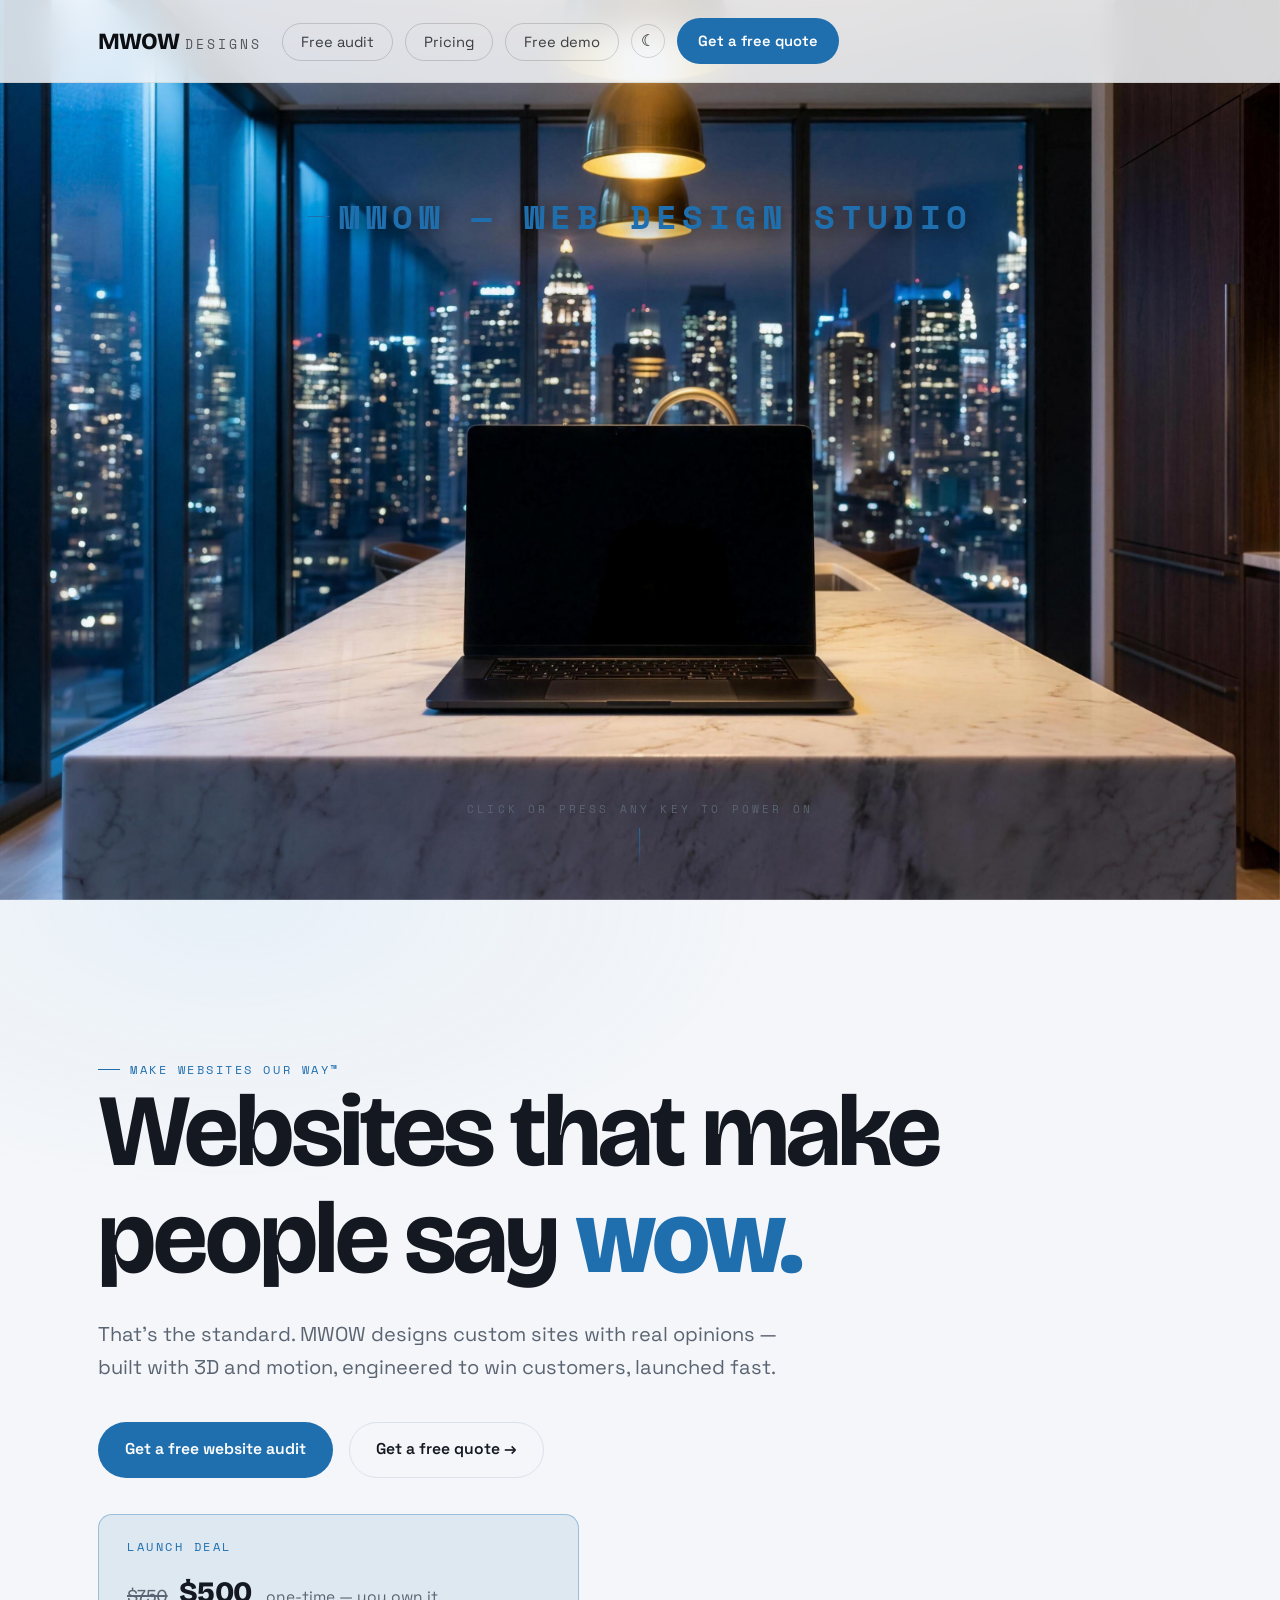
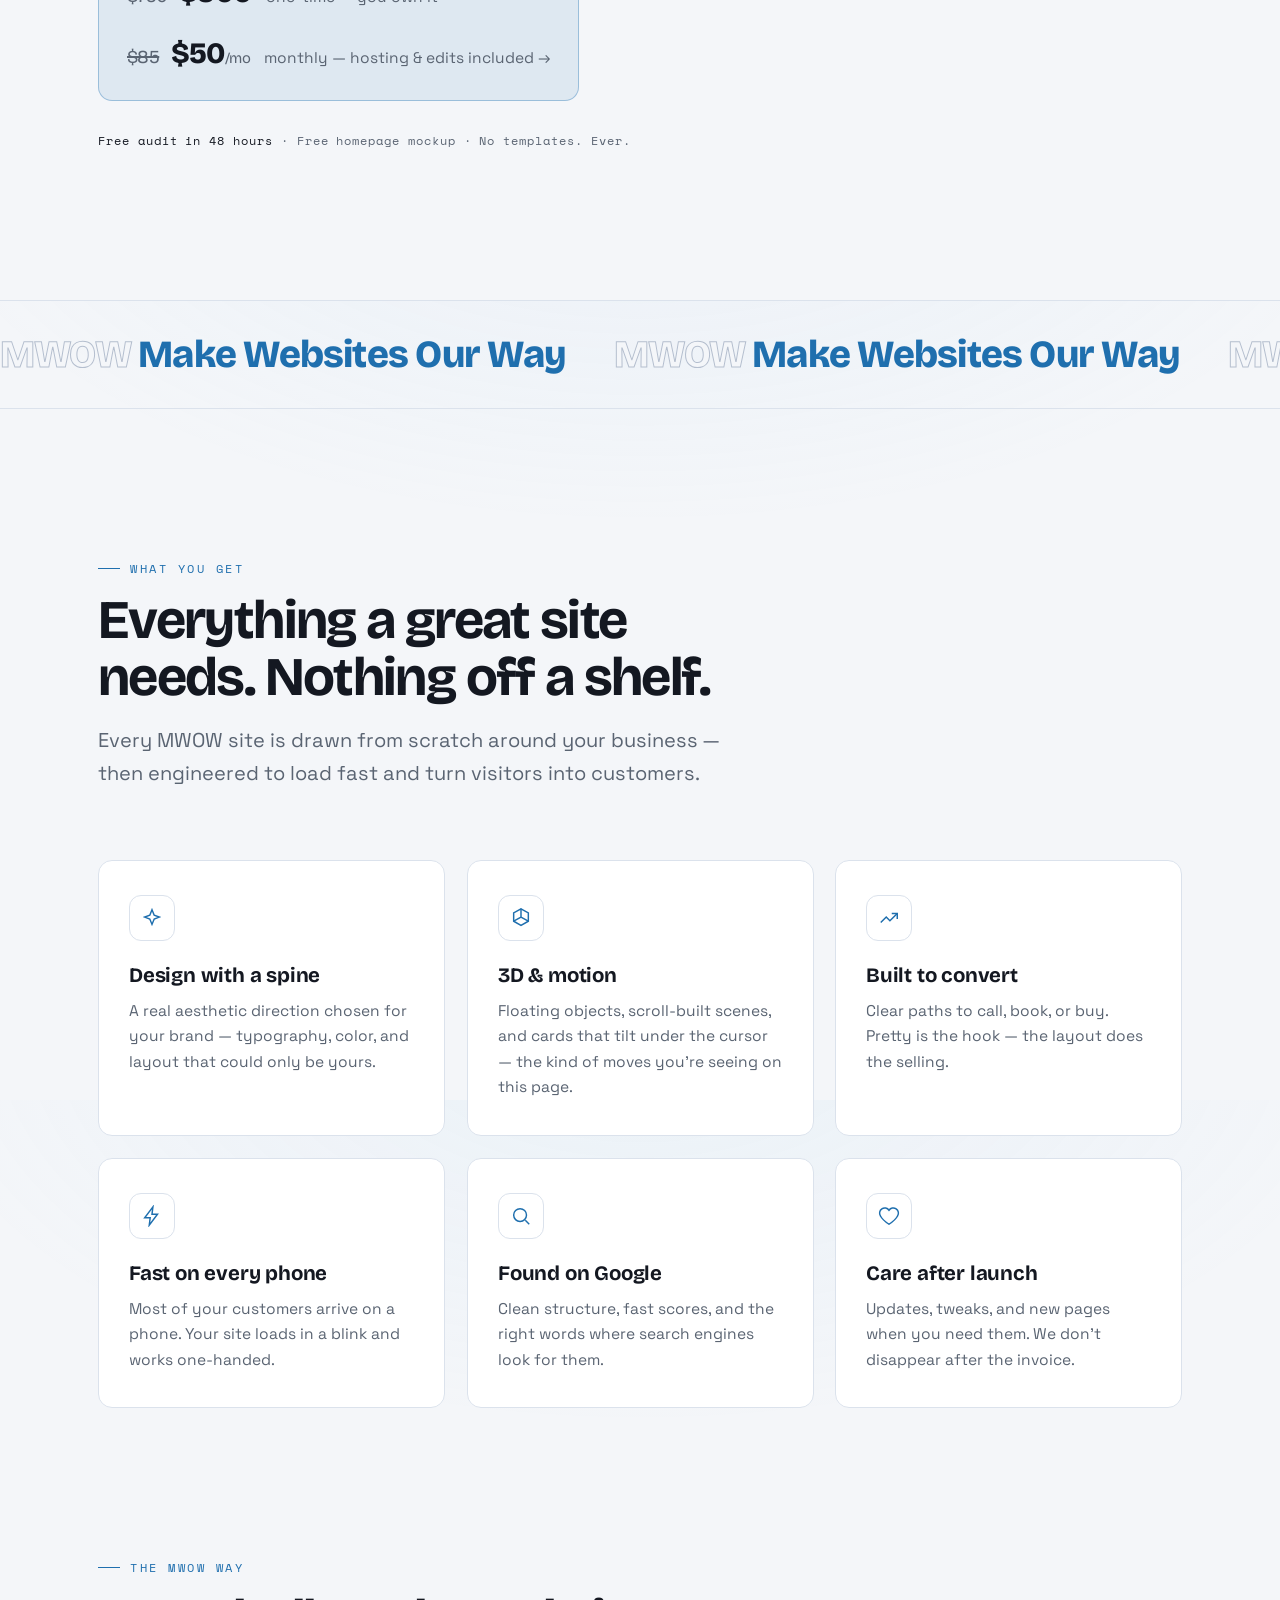
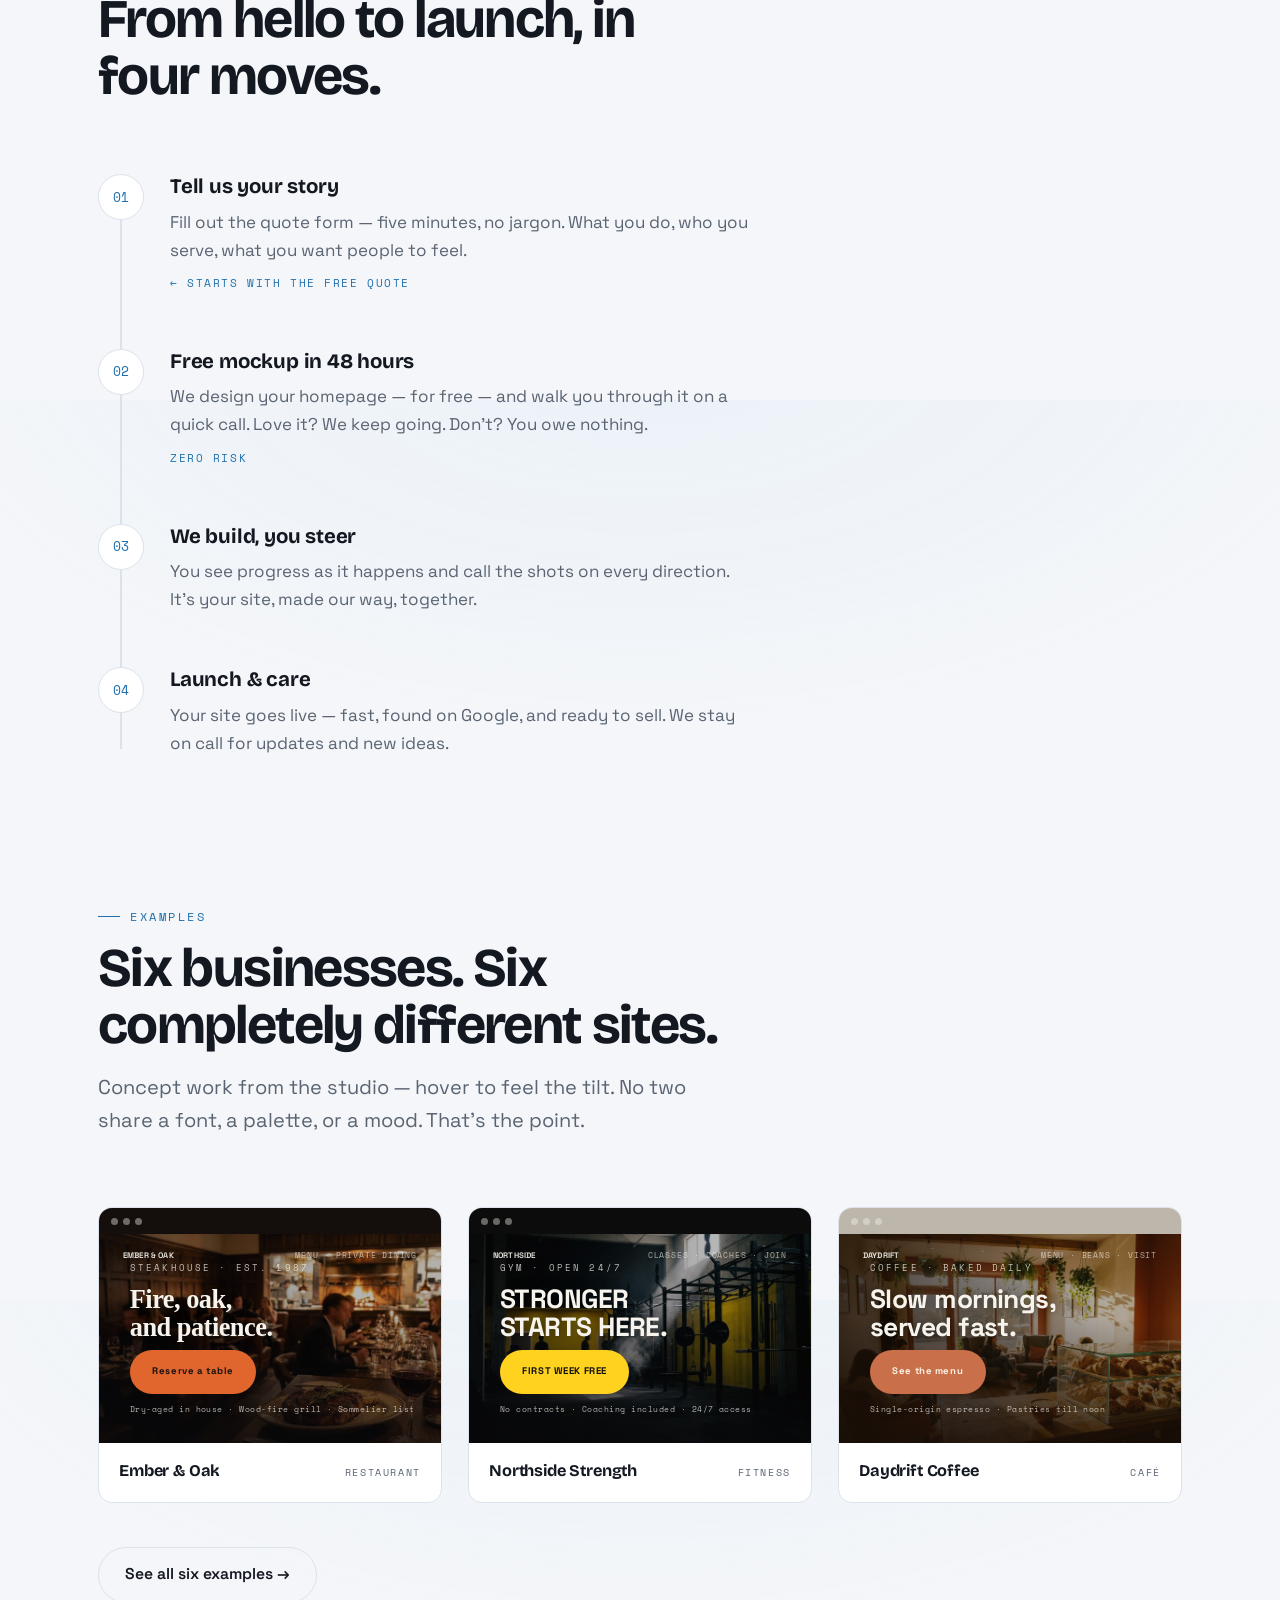
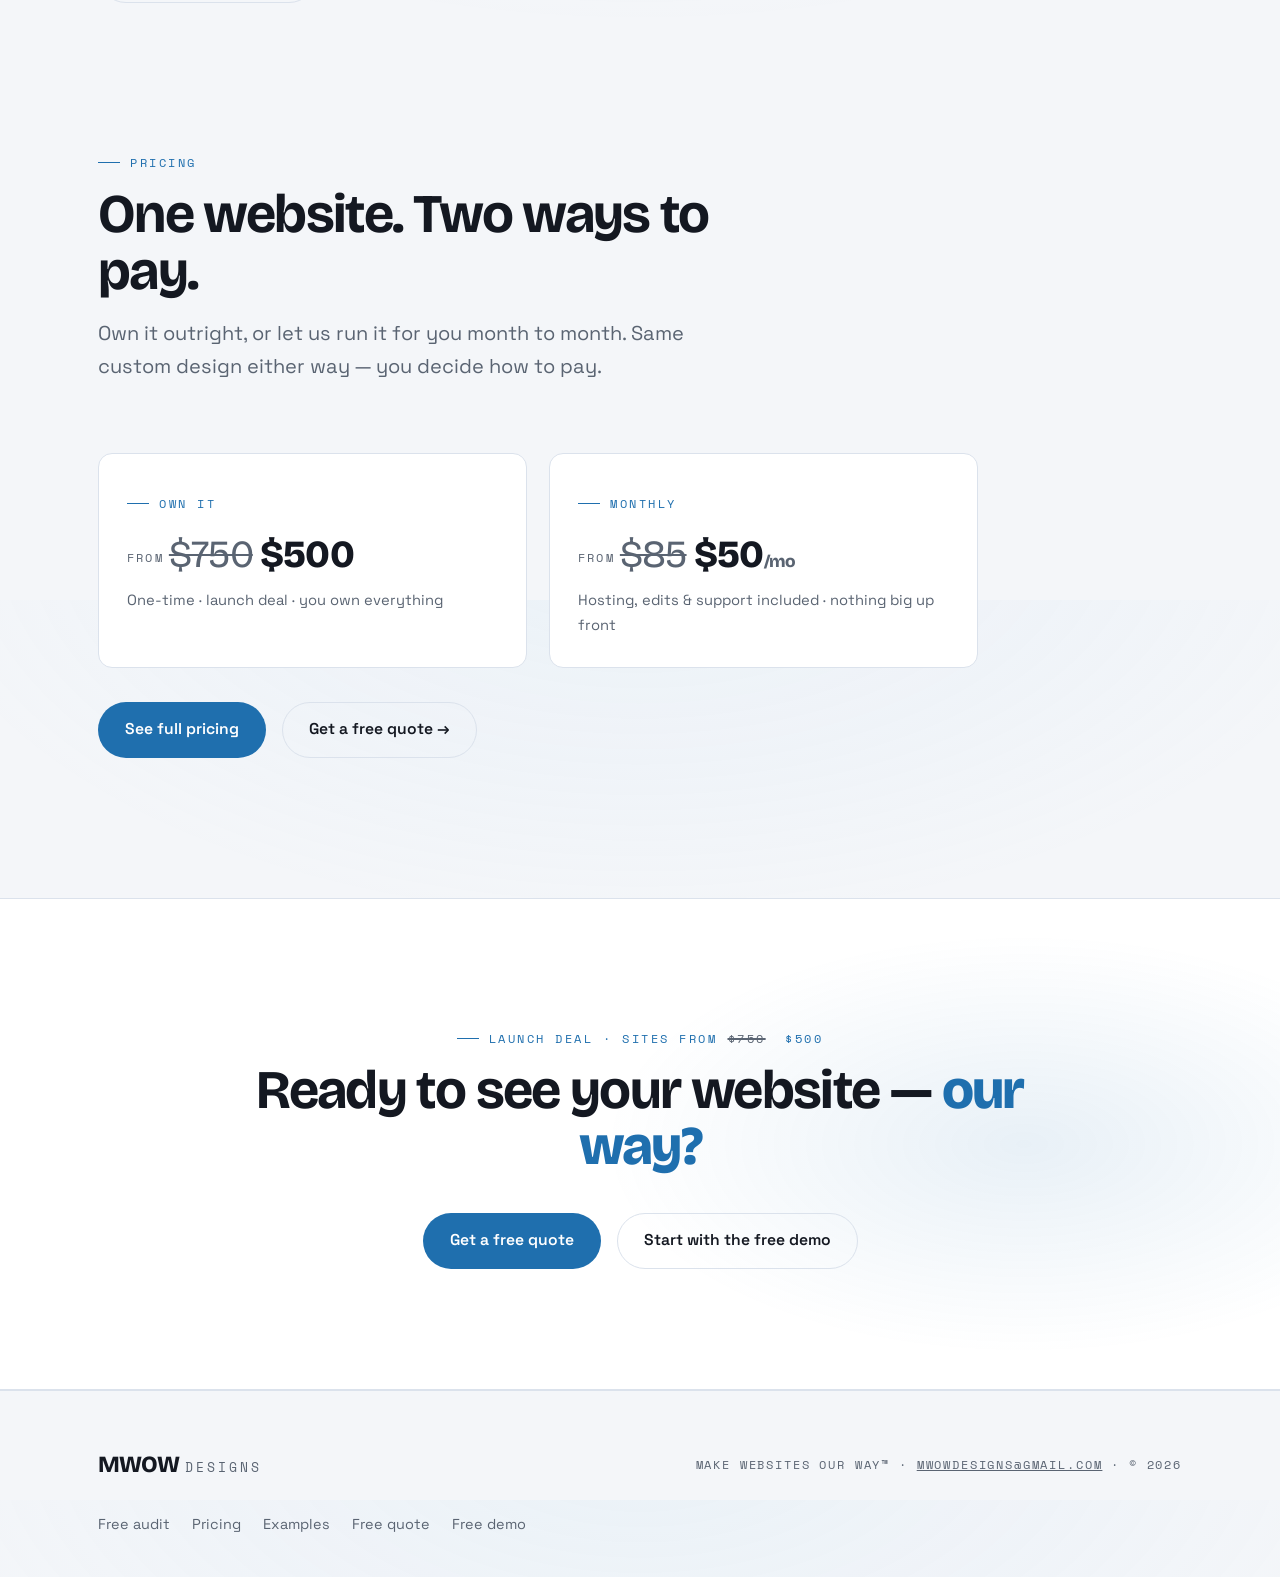
<file: index.html>
<!DOCTYPE html>
<html lang="en">
<head>
  <meta charset="UTF-8" />
  <meta name="google-site-verification" content="87k8-R87QmhZU1Vo0vEEJauahp3T8R1Qf1IHfJNYqsU" />
  <meta name="viewport" content="width=device-width, initial-scale=1.0" />
  <title>MWOW Designs — Make Websites Our Way</title>
  <meta name="description" content="MWOW Designs builds custom websites with real design opinions — 3D, motion, and zero templates. Free quote, free homepage mockup in 48 hours." />
  <meta property="og:title" content="MWOW Designs — Make Websites Our Way" />
  <meta property="og:description" content="Custom websites with 3D and motion — free audit, free quote, free homepage mockup in 48 hours." />
  <meta property="og:image" content="https://mwowdesigns.com/img/hero-penthouse-1k.jpg" />
  <meta property="og:type" content="website" />
  <meta property="og:url" content="https://mwowdesigns.com/" />
  <meta property="og:site_name" content="MWOW Designs" />
  <link rel="canonical" href="https://mwowdesigns.com/" />
  <meta name="twitter:card" content="summary_large_image" />
  <link rel="preconnect" href="https://fonts.googleapis.com" />
  <link rel="preconnect" href="https://fonts.gstatic.com" crossorigin />
  <link href="https://fonts.googleapis.com/css2?family=Bricolage+Grotesque:opsz,wght@12..96,400..800&family=Space+Grotesk:wght@400;500;600;700&family=Space+Mono&display=swap" rel="stylesheet" />
  <script>document.documentElement.dataset.theme = localStorage.getItem("mwow-theme") || (matchMedia("(prefers-color-scheme: light)").matches ? "light" : "dark");</script>
  <link rel="icon" type="image/svg+xml" href="favicon.svg" />
  <link rel="stylesheet" href="css/style.css?v=20" />

  <!-- Structured data: tells Google this site IS the entity called "MWOW Designs" -->
  <script type="application/ld+json">
  {
    "@context": "https://schema.org",
    "@graph": [
      {
        "@type": "ProfessionalService",
        "@id": "https://mwowdesigns.com/#business",
        "name": "MWOW Designs",
        "alternateName": ["MWOW", "MWOW Design", "Mwow Designs", "Make Websites Our Way"],
        "slogan": "Make Websites Our Way",
        "url": "https://mwowdesigns.com/",
        "email": "MWOWDesigns@gmail.com",
        "image": "https://mwowdesigns.com/img/hero-penthouse-1k.jpg",
        "description": "MWOW Designs builds custom websites with real design opinions — 3D, motion, and zero templates. Free audit, free quote, free homepage mockup in 48 hours.",
        "priceRange": "$$",
        "areaServed": "US",
        "knowsAbout": ["Web design", "Website development", "3D web experiences", "Small business websites"],
        "hasOfferCatalog": {
          "@type": "OfferCatalog",
          "name": "Website packages",
          "itemListElement": [
            {
              "@type": "Offer",
              "url": "https://mwowdesigns.com/pricing.html",
              "priceCurrency": "USD",
              "price": "500",
              "itemOffered": { "@type": "Service", "name": "Custom website — one-time build" }
            },
            {
              "@type": "Offer",
              "url": "https://mwowdesigns.com/pricing.html",
              "priceCurrency": "USD",
              "price": "50",
              "itemOffered": { "@type": "Service", "name": "Custom website — monthly plan with hosting and edits" }
            },
            {
              "@type": "Offer",
              "url": "https://mwowdesigns.com/audit.html",
              "priceCurrency": "USD",
              "price": "0",
              "itemOffered": { "@type": "Service", "name": "Free website audit" }
            }
          ]
        }
      },
      {
        "@type": "WebSite",
        "@id": "https://mwowdesigns.com/#website",
        "url": "https://mwowdesigns.com/",
        "name": "MWOW Designs",
        "alternateName": "MWOW",
        "publisher": { "@id": "https://mwowdesigns.com/#business" }
      }
    ]
  }
  </script>
</head>
<body>

  <header class="nav">
    <div class="nav-inner">
      <a class="wordmark" href="index.html">MWOW <span class="designs">Designs</span></a>
      <nav>
        <ul class="nav-links">
          <li><a href="audit.html"><span class="audit-long">Free audit</span><span class="audit-short">Audit</span></a></li>
          <li><a href="pricing.html">Pricing</a></li>
          <li><a href="demo.html">Free demo</a></li>
          <li><button class="theme-toggle" id="theme-toggle" aria-label="Switch light or dark mode">☀</button></li>
          <li><a class="btn btn-sky btn-sm btn-quote" href="quote.html"><span class="quote-long">Get a free quote</span><span class="quote-short">Quote</span></a></li>
        </ul>
      </nav>
    </div>
  </header>

  <!-- ============ HERO: click or press any key to power on, then it's gone ============ -->
  <div class="hero-scroll" id="hero-scroll">
    <div class="hero-stage" id="hero-stage">
      <div class="zoomer" id="zoomer">
        <img id="hero-photo" src="img/hero-penthouse-4k.jpg" alt="A black MacBook on a marble kitchen island in a New York penthouse at night" />
        <div class="screen-site" id="screen-site" aria-hidden="true">
          <span class="ss-eyebrow">MWOW</span>
          <div class="ss-h1">Make Websites<br />Our Way</div>
        </div>
      </div>
      <div class="stage-veil" id="stage-veil" aria-hidden="true"></div>
      <span class="eyebrow stage-eyebrow">MWOW — Web design studio</span>
      <div class="scroll-cue"><span class="cue-desktop">Click or press any key to power on</span><span class="cue-mobile">Tap the screen to power on</span></div>
    </div>
  </div>

  <!-- ============ HEADLINE (you land here inside the screen) ============ -->
  <section class="headline-section">
    <div class="wrap">
      <span class="eyebrow">Make Websites Our Way™</span>
      <h1>Websites that make people say <span class="accent">wow.</span></h1>
      <p class="lede">That's the standard. MWOW designs custom sites with real opinions — built with 3D and motion, engineered to win customers, launched fast.</p>
      <div class="hero-ctas">
        <a class="btn btn-sky" href="audit.html">Get a free website audit</a>
        <a class="btn btn-ghost" href="quote.html">Get a free quote →</a>
      </div>
      <a class="deal-banner" href="pricing.html">
        <span class="deal-tag">Launch deal</span>
        <span class="deal-row"><span class="deal-price"><s>$750</s> $500</span><span class="deal-copy">one-time — you own it</span></span>
        <span class="deal-row"><span class="deal-price"><s>$85</s> $50<small>/mo</small></span><span class="deal-copy">monthly — hosting &amp; edits included →</span></span>
      </a>
      <p class="hero-note"><b>Free audit in 48 hours</b> · Free homepage mockup · No templates. Ever.</p>
    </div>
  </section>

  <!-- ============ MARQUEE ============ -->
  <div class="marquee" aria-hidden="true">
    <div class="marquee-track">
      <span>MWOW <em>Make Websites Our Way</em></span><span>MWOW <em>Make Websites Our Way</em></span><span>MWOW <em>Make Websites Our Way</em></span><span>MWOW <em>Make Websites Our Way</em></span><span>MWOW <em>Make Websites Our Way</em></span><span>MWOW <em>Make Websites Our Way</em></span>
    </div>
  </div>

  <!-- ============ FEATURES ============ -->
  <section class="section">
    <div class="wrap">
      <div class="section-head reveal">
        <span class="eyebrow">What you get</span>
        <h2>Everything a great site needs. Nothing off a shelf.</h2>
        <p class="lede">Every MWOW site is drawn from scratch around your business — then engineered to load fast and turn visitors into customers.</p>
      </div>
      <div class="grid-3">
        <div class="tilt reveal" style="--d:.0s"><div class="tilt-inner">
          <div class="feature-glyph"><svg viewBox="0 0 24 24" fill="none" stroke="currentColor" stroke-width="1.6"><path d="M12 3l2.4 5.9L20 11l-5.6 2.1L12 19l-2.4-5.9L4 11l5.6-2.1z"/></svg></div>
          <h3>Design with a spine</h3>
          <p>A real aesthetic direction chosen for your brand — typography, color, and layout that could only be yours.</p>
        </div></div>
        <div class="tilt reveal" style="--d:.08s"><div class="tilt-inner">
          <div class="feature-glyph"><svg viewBox="0 0 24 24" fill="none" stroke="currentColor" stroke-width="1.6"><path d="M12 2l8 4.5v9L12 20l-8-4.5v-9z"/><path d="M12 2v9m0 0l8 4.5M12 11L4 15.5"/></svg></div>
          <h3>3D &amp; motion</h3>
          <p>Floating objects, scroll-built scenes, and cards that tilt under the cursor — the kind of moves you're seeing on this page.</p>
        </div></div>
        <div class="tilt reveal" style="--d:.16s"><div class="tilt-inner">
          <div class="feature-glyph"><svg viewBox="0 0 24 24" fill="none" stroke="currentColor" stroke-width="1.6"><path d="M3 17l6-6 4 4 8-8"/><path d="M15 7h6v6"/></svg></div>
          <h3>Built to convert</h3>
          <p>Clear paths to call, book, or buy. Pretty is the hook — the layout does the selling.</p>
        </div></div>
        <div class="tilt reveal" style="--d:.0s"><div class="tilt-inner">
          <div class="feature-glyph"><svg viewBox="0 0 24 24" fill="none" stroke="currentColor" stroke-width="1.6"><path d="M13 2L4 14h6l-1 8 9-12h-6z"/></svg></div>
          <h3>Fast on every phone</h3>
          <p>Most of your customers arrive on a phone. Your site loads in a blink and works one-handed.</p>
        </div></div>
        <div class="tilt reveal" style="--d:.08s"><div class="tilt-inner">
          <div class="feature-glyph"><svg viewBox="0 0 24 24" fill="none" stroke="currentColor" stroke-width="1.6"><circle cx="11" cy="11" r="7"/><path d="M21 21l-4.3-4.3"/></svg></div>
          <h3>Found on Google</h3>
          <p>Clean structure, fast scores, and the right words where search engines look for them.</p>
        </div></div>
        <div class="tilt reveal" style="--d:.16s"><div class="tilt-inner">
          <div class="feature-glyph"><svg viewBox="0 0 24 24" fill="none" stroke="currentColor" stroke-width="1.6"><path d="M12 21s-7-4.6-9.3-9A5.4 5.4 0 0112 5.7 5.4 5.4 0 0121.3 12c-2.3 4.4-9.3 9-9.3 9z"/></svg></div>
          <h3>Care after launch</h3>
          <p>Updates, tweaks, and new pages when you need them. We don't disappear after the invoice.</p>
        </div></div>
      </div>
    </div>
  </section>

  <!-- ============ PROCESS ============ -->
  <section class="section" style="padding-top:0">
    <div class="wrap">
      <div class="section-head reveal">
        <span class="eyebrow">The MWOW way</span>
        <h2>From hello to launch, in four moves.</h2>
      </div>
      <div class="process">
        <div class="process-line"><i></i></div>
        <div class="step reveal">
          <div class="step-num">01</div>
          <h3>Tell us your story</h3>
          <p>Fill out the quote form — five minutes, no jargon. What you do, who you serve, what you want people to feel.</p>
          <span class="mini-note">← starts with the free quote</span>
        </div>
        <div class="step reveal">
          <div class="step-num">02</div>
          <h3>Free mockup in 48 hours</h3>
          <p>We design your homepage — for free — and walk you through it on a quick call. Love it? We keep going. Don't? You owe nothing.</p>
          <span class="mini-note">zero risk</span>
        </div>
        <div class="step reveal">
          <div class="step-num">03</div>
          <h3>We build, you steer</h3>
          <p>You see progress as it happens and call the shots on every direction. It's your site, made our way, together.</p>
        </div>
        <div class="step reveal">
          <div class="step-num">04</div>
          <h3>Launch &amp; care</h3>
          <p>Your site goes live — fast, found on Google, and ready to sell. We stay on call for updates and new ideas.</p>
        </div>
      </div>
    </div>
  </section>

  <!-- ============ SHOWCASE PREVIEW ============ -->
  <section class="section" style="padding-top:0">
    <div class="wrap">
      <div class="section-head reveal">
        <span class="eyebrow">Examples</span>
        <h2>Six businesses. Six completely different sites.</h2>
        <p class="lede">Concept work from the studio — hover to feel the tilt. No two share a font, a palette, or a mood. That's the point.</p>
      </div>
      <div class="show-grid">
        <div class="tilt reveal" style="--d:.0s">
          <a class="mock mock-ember" href="examples.html">
            <div class="mock-screen has-photo">
              <div class="mock-bar"><i></i><i></i><i></i></div>
              <div class="mock-photo" style="background-image:url('img/mock-steak.jpg')"></div>
              <div class="mock-nav"><b>Ember &amp; Oak</b><span>Menu · Private dining</span></div>
              <div class="mock-hero">
                <span class="mock-kicker">Steakhouse · Est. 1987</span>
                <span class="mock-title">Fire, oak,<br/>and patience.</span>
                <span class="mock-btn">Reserve a table</span>
                <span class="mock-extra">Dry-aged in house · Wood-fire grill · Sommelier list</span>
              </div>
            </div>
            <div class="mock-meta"><h3>Ember &amp; Oak</h3><span>Restaurant</span></div>
          </a>
        </div>
        <div class="tilt reveal" style="--d:.08s">
          <a class="mock mock-north" href="examples.html">
            <div class="mock-screen has-photo">
              <div class="mock-bar"><i></i><i></i><i></i></div>
              <div class="mock-photo" style="background-image:url('img/mock-gym.jpg')"></div>
              <div class="mock-nav"><b>NORTHSIDE</b><span>Classes · Coaches · Join</span></div>
              <div class="mock-hero">
                <span class="mock-kicker">Gym · Open 24/7</span>
                <span class="mock-title">STRONGER<br/>STARTS HERE.</span>
                <span class="mock-btn">FIRST WEEK FREE</span>
                <span class="mock-extra">No contracts · Coaching included · 24/7 access</span>
              </div>
            </div>
            <div class="mock-meta"><h3>Northside Strength</h3><span>Fitness</span></div>
          </a>
        </div>
        <div class="tilt reveal" style="--d:.16s">
          <a class="mock mock-day" href="examples.html">
            <div class="mock-screen has-photo">
              <div class="mock-bar"><i></i><i></i><i></i></div>
              <div class="mock-photo" style="background-image:url('img/mock-coffee.jpg')"></div>
              <div class="mock-nav"><b>Daydrift</b><span>Menu · Beans · Visit</span></div>
              <div class="mock-hero">
                <span class="mock-kicker">Coffee · Baked daily</span>
                <span class="mock-title">Slow mornings,<br/>served fast.</span>
                <span class="mock-btn">See the menu</span>
                <span class="mock-extra">Single-origin espresso · Pastries till noon</span>
              </div>
            </div>
            <div class="mock-meta"><h3>Daydrift Coffee</h3><span>Café</span></div>
          </a>
        </div>
      </div>
      <div class="hero-ctas reveal" style="margin-top:44px">
        <a class="btn btn-ghost" href="examples.html">See all six examples →</a>
      </div>
    </div>
  </section>

  <!-- ============ PRICING TEASER ============ -->
  <section class="section" style="padding-top:0">
    <div class="wrap">
      <div class="section-head reveal">
        <span class="eyebrow">Pricing</span>
        <h2>One website. Two ways to pay.</h2>
        <p class="lede">Own it outright, or let us run it for you month to month. Same custom design either way — you decide how to pay.</p>
      </div>
      <div class="tiers">
        <div class="tier reveal">
          <span class="eyebrow">Own it</span>
          <div class="price"><span class="price-from">from</span><s>$750</s> $500</div>
          <p class="tier-sub">One-time · launch deal · you own everything</p>
        </div>
        <div class="tier reveal" style="--d:.08s">
          <span class="eyebrow">Monthly</span>
          <div class="price"><span class="price-from">from</span><s>$85</s> $50<span style="font-size:.45em; color:var(--stone)">/mo</span></div>
          <p class="tier-sub">Hosting, edits &amp; support included · nothing big up front</p>
        </div>
      </div>
      <div class="hero-ctas reveal" style="margin-top:34px">
        <a class="btn btn-sky" href="pricing.html">See full pricing</a>
        <a class="btn btn-ghost" href="quote.html">Get a free quote →</a>
      </div>
    </div>
  </section>

  <!-- ============ CTA ============ -->
  <section class="cta-band">
    <div class="wrap">
      <span class="eyebrow" style="justify-content:center">Launch deal · Sites from <s>$750</s>&nbsp;$500</span>
      <h2 class="reveal">Ready to see your website — <span class="accent">our way?</span></h2>
      <div class="hero-ctas reveal">
        <a class="btn btn-sky" href="quote.html">Get a free quote</a>
        <a class="btn btn-ghost" href="demo.html">Start with the free demo</a>
      </div>
    </div>
  </section>

  <footer>
    <div class="wrap foot-inner">
      <a class="wordmark" href="index.html">MWOW <span class="designs">Designs</span></a>
      <span class="foot-tag">Make Websites Our Way™ · <a href="mailto:MWOWDesigns@gmail.com" style="color:inherit">MWOWDesigns@gmail.com</a> · © <span id="yr"></span></span>
      <ul class="foot-links">
        <li><a href="audit.html">Free audit</a></li>
        <li><a href="pricing.html">Pricing</a></li>
        <li><a href="examples.html">Examples</a></li>
        <li><a href="quote.html">Free quote</a></li>
        <li><a href="demo.html">Free demo</a></li>
      </ul>
    </div>
  </footer>

  <script src="js/main.js?v=3"></script>
  <script src="js/hero-open.js?v=7"></script>
  <script data-goatcounter="https://mwowdesigns.goatcounter.com/count" async src="//gc.zgo.at/count.js"></script>
</body>
</html>
</file>
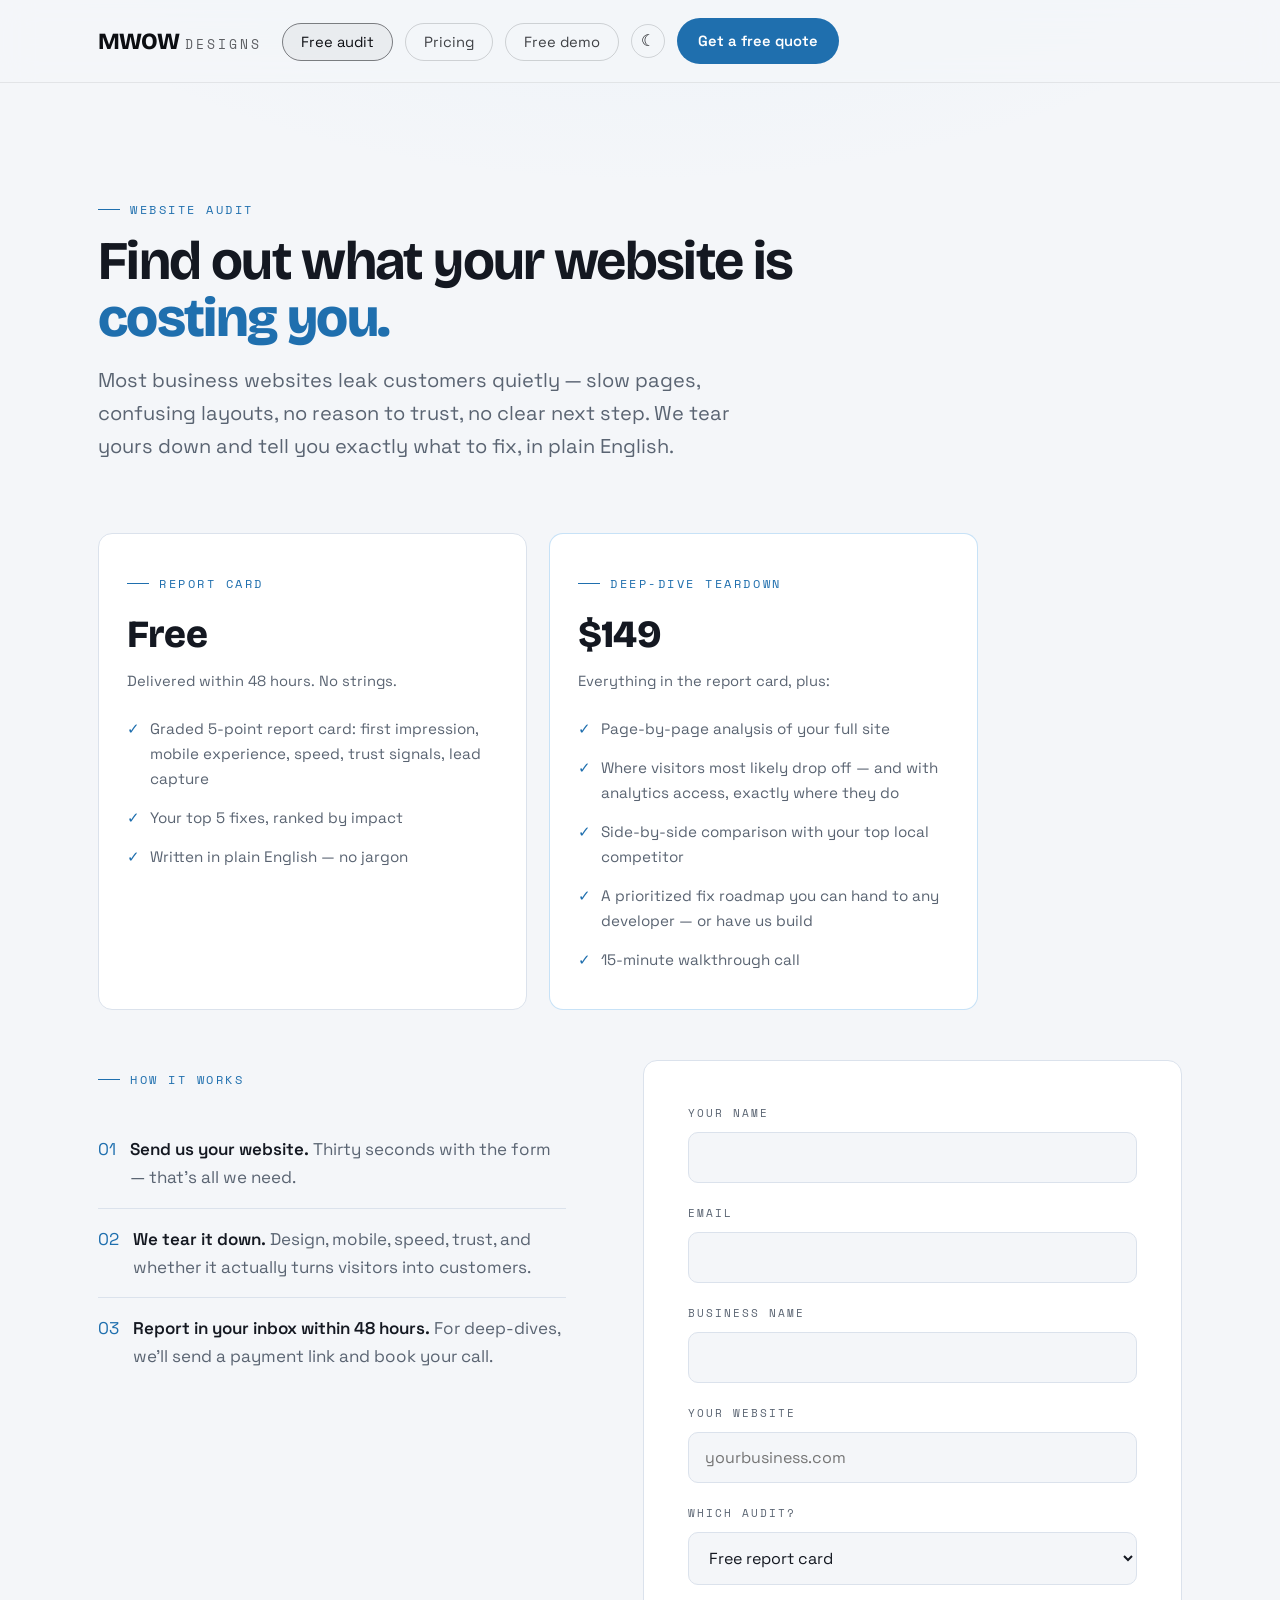
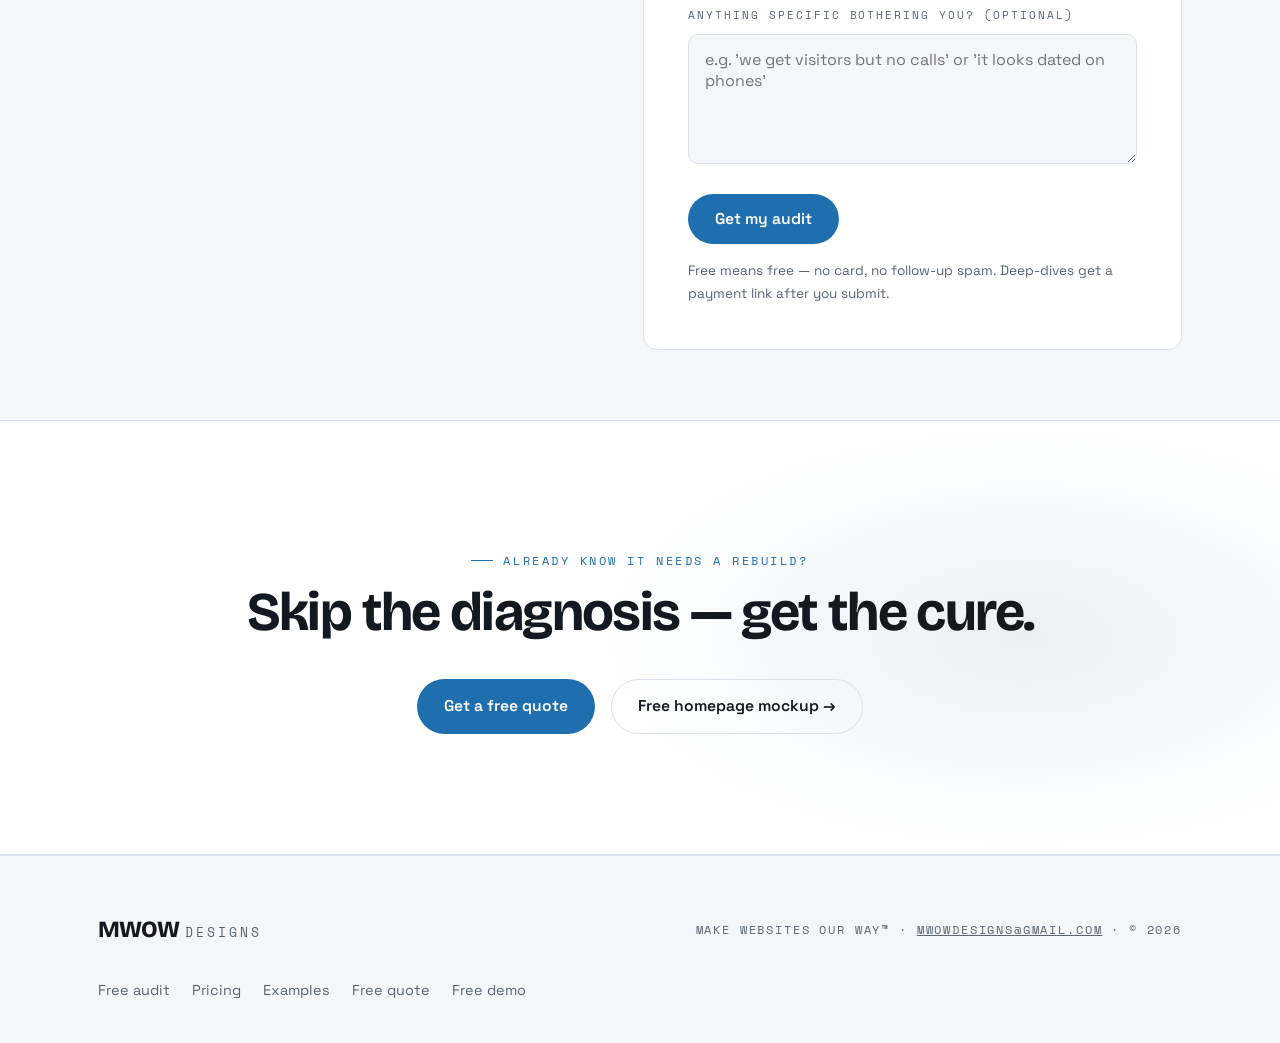
<file: audit.html>
<!DOCTYPE html>
<html lang="en">
<head>
  <meta charset="UTF-8" />
  <meta name="viewport" content="width=device-width, initial-scale=1.0" />
  <title>Free Website Audit — MWOW Designs</title>
  <meta name="description" content="Find out what your website is costing you. Free 5-point report card in 48 hours, or a $149 deep-dive teardown with a prioritized fix roadmap." />
  <meta property="og:title" content="Free Website Audit — MWOW Designs" />
  <meta property="og:description" content="Find out what your website is costing you — free 5-point report card in 48 hours." />
  <meta property="og:image" content="https://mwowdesigns.com/img/hero-penthouse-1k.jpg" />
  <meta property="og:type" content="website" />
  <meta property="og:url" content="https://mwowdesigns.com/audit.html" />
  <meta property="og:site_name" content="MWOW Designs" />
  <link rel="canonical" href="https://mwowdesigns.com/audit.html" />
  <meta name="twitter:card" content="summary_large_image" />
  <link rel="preconnect" href="https://fonts.googleapis.com" />
  <link rel="preconnect" href="https://fonts.gstatic.com" crossorigin />
  <link href="https://fonts.googleapis.com/css2?family=Bricolage+Grotesque:opsz,wght@12..96,400..800&family=Space+Grotesk:wght@400;500;600;700&family=Space+Mono&display=swap" rel="stylesheet" />
  <script>document.documentElement.dataset.theme = localStorage.getItem("mwow-theme") || (matchMedia("(prefers-color-scheme: light)").matches ? "light" : "dark");</script>
  <link rel="icon" type="image/svg+xml" href="favicon.svg" />
  <link rel="stylesheet" href="css/style.css?v=20" />
</head>
<body>

  <header class="nav">
    <div class="nav-inner">
      <a class="wordmark" href="index.html">MWOW <span class="designs">Designs</span></a>
      <nav>
        <ul class="nav-links">
          <li><a href="audit.html" aria-current="page"><span class="audit-long">Free audit</span><span class="audit-short">Audit</span></a></li>
          <li><a href="pricing.html">Pricing</a></li>
          <li><a href="demo.html">Free demo</a></li>
          <li><button class="theme-toggle" id="theme-toggle" aria-label="Switch light or dark mode">☀</button></li>
          <li><a class="btn btn-sky btn-sm btn-quote" href="quote.html"><span class="quote-long">Get a free quote</span><span class="quote-short">Quote</span></a></li>
        </ul>
      </nav>
    </div>
  </header>

  <section class="form-page" style="padding-bottom: clamp(40px, 6vw, 70px)">
    <div class="wrap">
      <div class="section-head reveal" style="max-width: 720px">
        <span class="eyebrow">Website audit</span>
        <h2>Find out what your website is <span class="accent">costing you.</span></h2>
        <p class="lede">Most business websites leak customers quietly — slow pages, confusing layouts, no reason to trust, no clear next step. We tear yours down and tell you exactly what to fix, in plain English.</p>
      </div>

      <div class="tiers">
        <div class="tier reveal">
          <span class="eyebrow">Report card</span>
          <div class="price">Free</div>
          <p class="tier-sub">Delivered within 48 hours. No strings.</p>
          <ul>
            <li>Graded 5-point report card: first impression, mobile experience, speed, trust signals, lead capture</li>
            <li>Your top 5 fixes, ranked by impact</li>
            <li>Written in plain English — no jargon</li>
          </ul>
        </div>
        <div class="tier featured reveal" style="--d:.08s">
          <span class="eyebrow">Deep-dive teardown</span>
          <div class="price">$149</div>
          <p class="tier-sub">Everything in the report card, plus:</p>
          <ul>
            <li>Page-by-page analysis of your full site</li>
            <li>Where visitors most likely drop off — and with analytics access, exactly where they do</li>
            <li>Side-by-side comparison with your top local competitor</li>
            <li>A prioritized fix roadmap you can hand to any developer — or have us build</li>
            <li>15-minute walkthrough call</li>
          </ul>
        </div>
      </div>

      <div class="form-layout" style="margin-top: clamp(30px, 5vw, 50px)">
        <div class="reveal">
          <span class="eyebrow">How it works</span>
          <ul class="perk-list">
            <li><span class="tick">01</span><span><b>Send us your website.</b> Thirty seconds with the form — that's all we need.</span></li>
            <li><span class="tick">02</span><span><b>We tear it down.</b> Design, mobile, speed, trust, and whether it actually turns visitors into customers.</span></li>
            <li><span class="tick">03</span><span><b>Report in your inbox within 48 hours.</b> For deep-dives, we'll send a payment link and book your call.</span></li>
          </ul>
        </div>

        <form class="form-card reveal" data-formspree="https://formspree.io/f/mqevwrab" data-mail-subject="Website audit request — MWOWDesigns.com" style="--d:.1s">
          <div class="field">
            <label for="a-name">Your name</label>
            <input id="a-name" name="name" data-label="Name" type="text" required autocomplete="name" />
          </div>
          <div class="field">
            <label for="a-email">Email</label>
            <input id="a-email" name="email" data-label="Email" type="email" required autocomplete="email" />
          </div>
          <div class="field">
            <label for="a-biz">Business name</label>
            <input id="a-biz" name="business" data-label="Business" type="text" required />
          </div>
          <div class="field">
            <label for="a-site">Your website</label>
            <input id="a-site" name="website" data-label="Website" type="text" required placeholder="yourbusiness.com" />
          </div>
          <div class="field">
            <label for="a-tier">Which audit?</label>
            <select id="a-tier" name="tier" data-label="Audit tier">
              <option>Free report card</option>
              <option>Deep-dive teardown ($149)</option>
              <option>Not sure — recommend one</option>
            </select>
          </div>
          <div class="field">
            <label for="a-about">Anything specific bothering you? (optional)</label>
            <textarea id="a-about" name="about" data-label="Concerns" placeholder="e.g. 'we get visitors but no calls' or 'it looks dated on phones'"></textarea>
          </div>
          <button class="btn btn-sky" type="submit">Get my audit</button>
          <p class="form-note">Free means free — no card, no follow-up spam. Deep-dives get a payment link after you submit.</p>
        </form>
      </div>
    </div>
  </section>

  <section class="cta-band">
    <div class="wrap">
      <span class="eyebrow" style="justify-content:center">Already know it needs a rebuild?</span>
      <h2 class="reveal">Skip the diagnosis — get the cure.</h2>
      <div class="hero-ctas reveal">
        <a class="btn btn-sky" href="quote.html">Get a free quote</a>
        <a class="btn btn-ghost" href="demo.html">Free homepage mockup →</a>
      </div>
    </div>
  </section>

  <footer>
    <div class="wrap foot-inner">
      <a class="wordmark" href="index.html">MWOW <span class="designs">Designs</span></a>
      <span class="foot-tag">Make Websites Our Way™ · <a href="mailto:MWOWDesigns@gmail.com" style="color:inherit">MWOWDesigns@gmail.com</a> · © <span id="yr"></span></span>
      <ul class="foot-links">
        <li><a href="audit.html" aria-current="page"><span class="audit-long">Free audit</span><span class="audit-short">Audit</span></a></li>
        <li><a href="pricing.html">Pricing</a></li>
        <li><a href="examples.html">Examples</a></li>
        <li><a href="quote.html">Free quote</a></li>
        <li><a href="demo.html">Free demo</a></li>
      </ul>
    </div>
  </footer>

  <script src="js/main.js?v=3"></script>
  <script data-goatcounter="https://mwowdesigns.goatcounter.com/count" async src="//gc.zgo.at/count.js"></script>
</body>
</html>
</file>
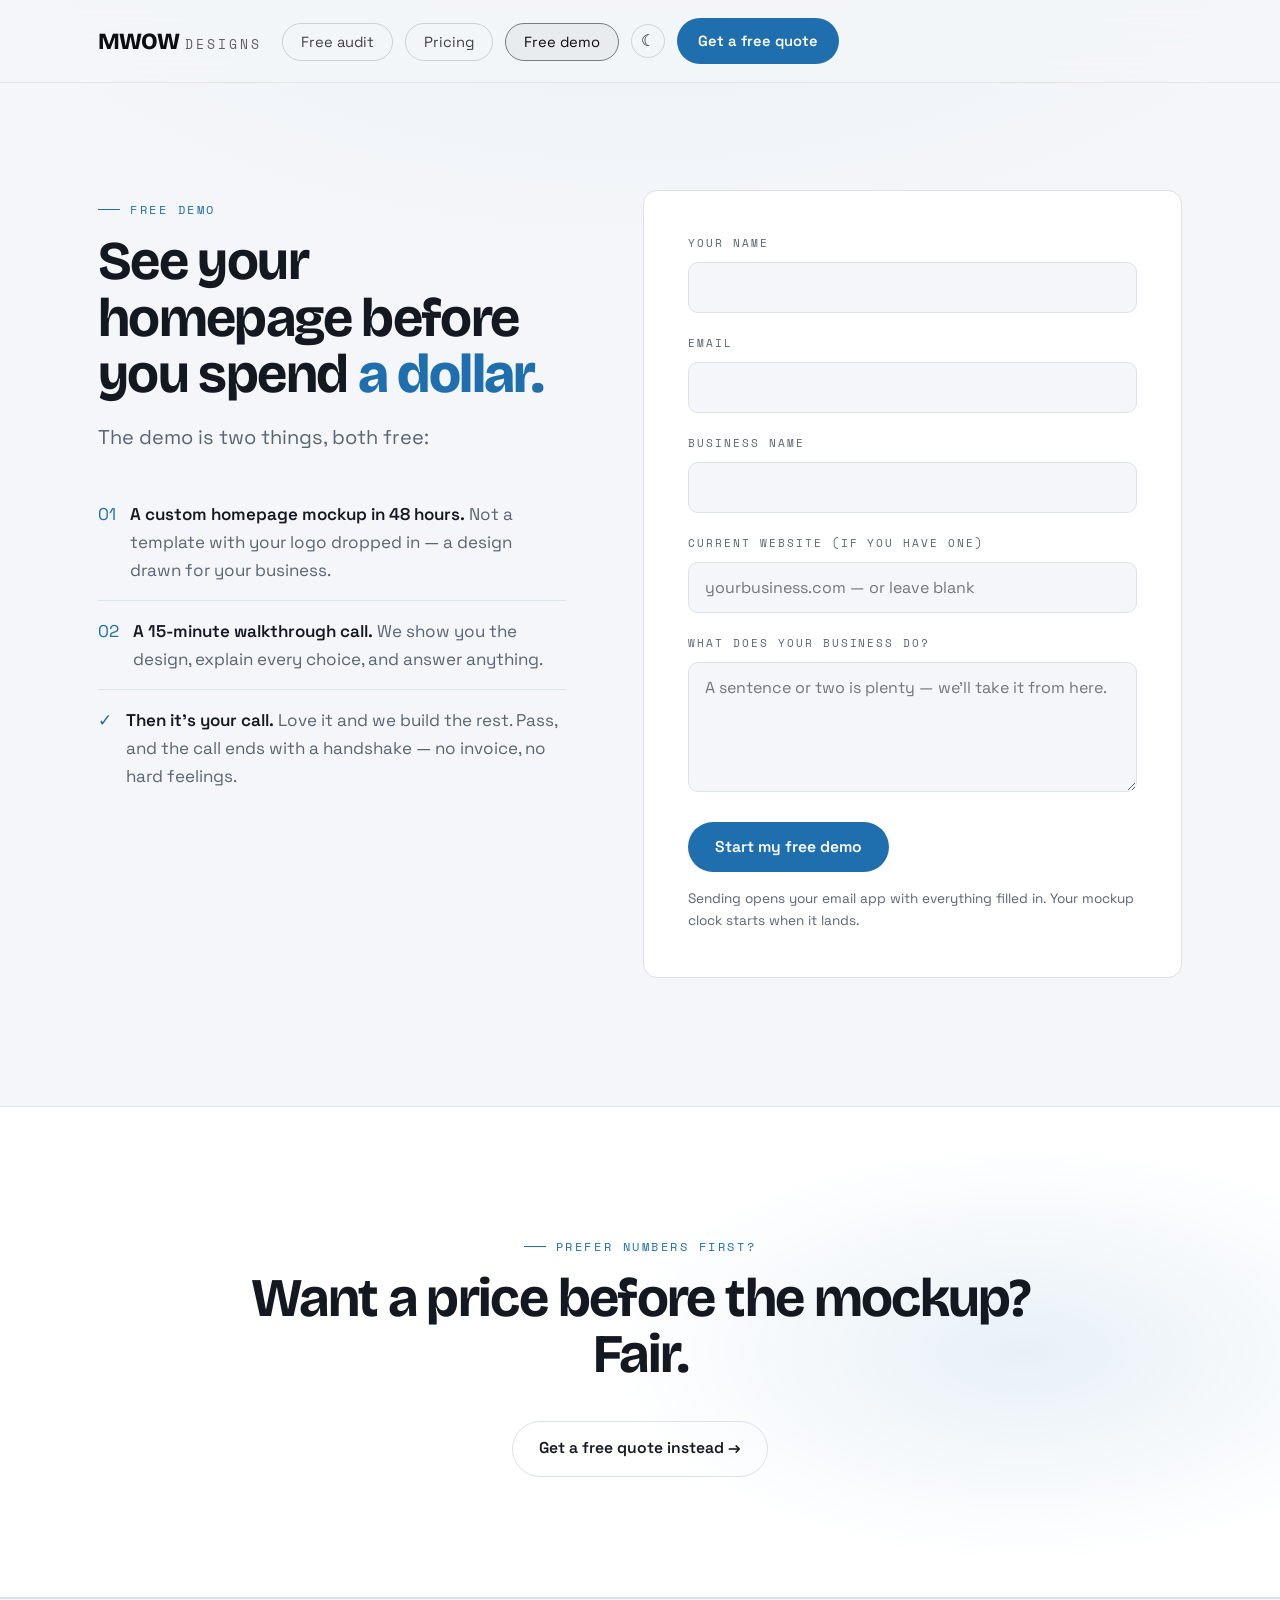
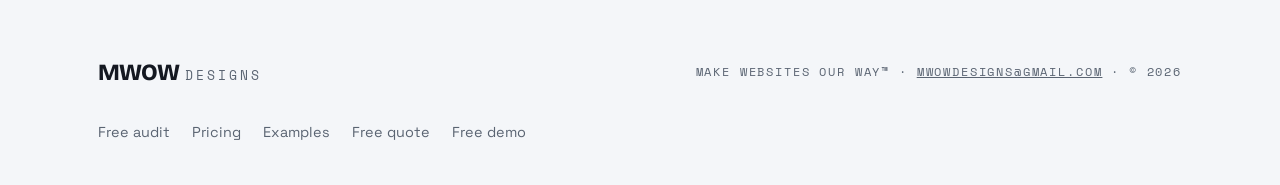
<file: demo.html>
<!DOCTYPE html>
<html lang="en">
<head>
  <meta charset="UTF-8" />
  <meta name="viewport" content="width=device-width, initial-scale=1.0" />
  <title>Free Demo — MWOW Designs</title>
  <meta name="description" content="Get your homepage designed free in 48 hours, then a 15-minute walkthrough call. No strings attached." />
  <meta property="og:title" content="Free Demo — MWOW Designs" />
  <meta property="og:description" content="A custom homepage mockup in 48 hours, free." />
  <meta property="og:image" content="https://mwowdesigns.com/img/hero-penthouse-1k.jpg" />
  <meta property="og:type" content="website" />
  <meta property="og:url" content="https://mwowdesigns.com/demo.html" />
  <meta property="og:site_name" content="MWOW Designs" />
  <link rel="canonical" href="https://mwowdesigns.com/demo.html" />
  <meta name="twitter:card" content="summary_large_image" />
  <link rel="preconnect" href="https://fonts.googleapis.com" />
  <link rel="preconnect" href="https://fonts.gstatic.com" crossorigin />
  <link href="https://fonts.googleapis.com/css2?family=Bricolage+Grotesque:opsz,wght@12..96,400..800&family=Space+Grotesk:wght@400;500;600;700&family=Space+Mono&display=swap" rel="stylesheet" />
  <script>document.documentElement.dataset.theme = localStorage.getItem("mwow-theme") || (matchMedia("(prefers-color-scheme: light)").matches ? "light" : "dark");</script>
  <link rel="icon" type="image/svg+xml" href="favicon.svg" />
  <link rel="stylesheet" href="css/style.css?v=20" />
</head>
<body>

  <header class="nav">
    <div class="nav-inner">
      <a class="wordmark" href="index.html">MWOW <span class="designs">Designs</span></a>
      <nav>
        <ul class="nav-links">
          <li><a href="audit.html"><span class="audit-long">Free audit</span><span class="audit-short">Audit</span></a></li>
          <li><a href="pricing.html">Pricing</a></li>
          <li><a href="demo.html" aria-current="page">Free demo</a></li>
          <li><button class="theme-toggle" id="theme-toggle" aria-label="Switch light or dark mode">☀</button></li>
          <li><a class="btn btn-sky btn-sm btn-quote" href="quote.html"><span class="quote-long">Get a free quote</span><span class="quote-short">Quote</span></a></li>
        </ul>
      </nav>
    </div>
  </header>

  <section class="form-page">
    <div class="wrap form-layout">

      <div class="reveal">
        <span class="eyebrow">Free demo</span>
        <h2>See your homepage before you spend <span class="accent">a dollar.</span></h2>
        <p class="lede">The demo is two things, both free:</p>
        <ul class="perk-list">
          <li><span class="tick">01</span><span><b>A custom homepage mockup in 48 hours.</b> Not a template with your logo dropped in — a design drawn for your business.</span></li>
          <li><span class="tick">02</span><span><b>A 15-minute walkthrough call.</b> We show you the design, explain every choice, and answer anything.</span></li>
          <li><span class="tick">✓</span><span><b>Then it's your call.</b> Love it and we build the rest. Pass, and the call ends with a handshake — no invoice, no hard feelings.</span></li>
        </ul>
      </div>

      <form class="form-card reveal" data-formspree="https://formspree.io/f/mqevwrab" data-mail-subject="Free demo request — MWOWDesigns.com" style="--d:.1s">
        <div class="field">
          <label for="d-name">Your name</label>
          <input id="d-name" name="name" data-label="Name" type="text" required autocomplete="name" />
        </div>
        <div class="field">
          <label for="d-email">Email</label>
          <input id="d-email" name="email" data-label="Email" type="email" required autocomplete="email" />
        </div>
        <div class="field">
          <label for="d-biz">Business name</label>
          <input id="d-biz" name="business" data-label="Business" type="text" required />
        </div>
        <div class="field">
          <label for="d-site">Current website (if you have one)</label>
          <input id="d-site" name="website" data-label="Current site" type="text" placeholder="yourbusiness.com — or leave blank" />
        </div>
        <div class="field">
          <label for="d-about">What does your business do?</label>
          <textarea id="d-about" name="about" data-label="About" placeholder="A sentence or two is plenty — we'll take it from here."></textarea>
        </div>
        <button class="btn btn-sky" type="submit">Start my free demo</button>
        <p class="form-note">Sending opens your email app with everything filled in. Your mockup clock starts when it lands.</p>
      </form>

    </div>
  </section>

  <section class="cta-band">
    <div class="wrap">
      <span class="eyebrow" style="justify-content:center">Prefer numbers first?</span>
      <h2 class="reveal">Want a price before the mockup? Fair.</h2>
      <div class="hero-ctas reveal">
        <a class="btn btn-ghost" href="quote.html">Get a free quote instead →</a>
      </div>
    </div>
  </section>

  <footer>
    <div class="wrap foot-inner">
      <a class="wordmark" href="index.html">MWOW <span class="designs">Designs</span></a>
      <span class="foot-tag">Make Websites Our Way™ · <a href="mailto:MWOWDesigns@gmail.com" style="color:inherit">MWOWDesigns@gmail.com</a> · © <span id="yr"></span></span>
      <ul class="foot-links">
        <li><a href="audit.html"><span class="audit-long">Free audit</span><span class="audit-short">Audit</span></a></li>
        <li><a href="pricing.html">Pricing</a></li>
        <li><a href="examples.html">Examples</a></li>
        <li><a href="quote.html">Free quote</a></li>
        <li><a href="demo.html">Free demo</a></li>
      </ul>
    </div>
  </footer>

  <script src="js/main.js?v=3"></script>
  <script data-goatcounter="https://mwowdesigns.goatcounter.com/count" async src="//gc.zgo.at/count.js"></script>
</body>
</html>
</file>
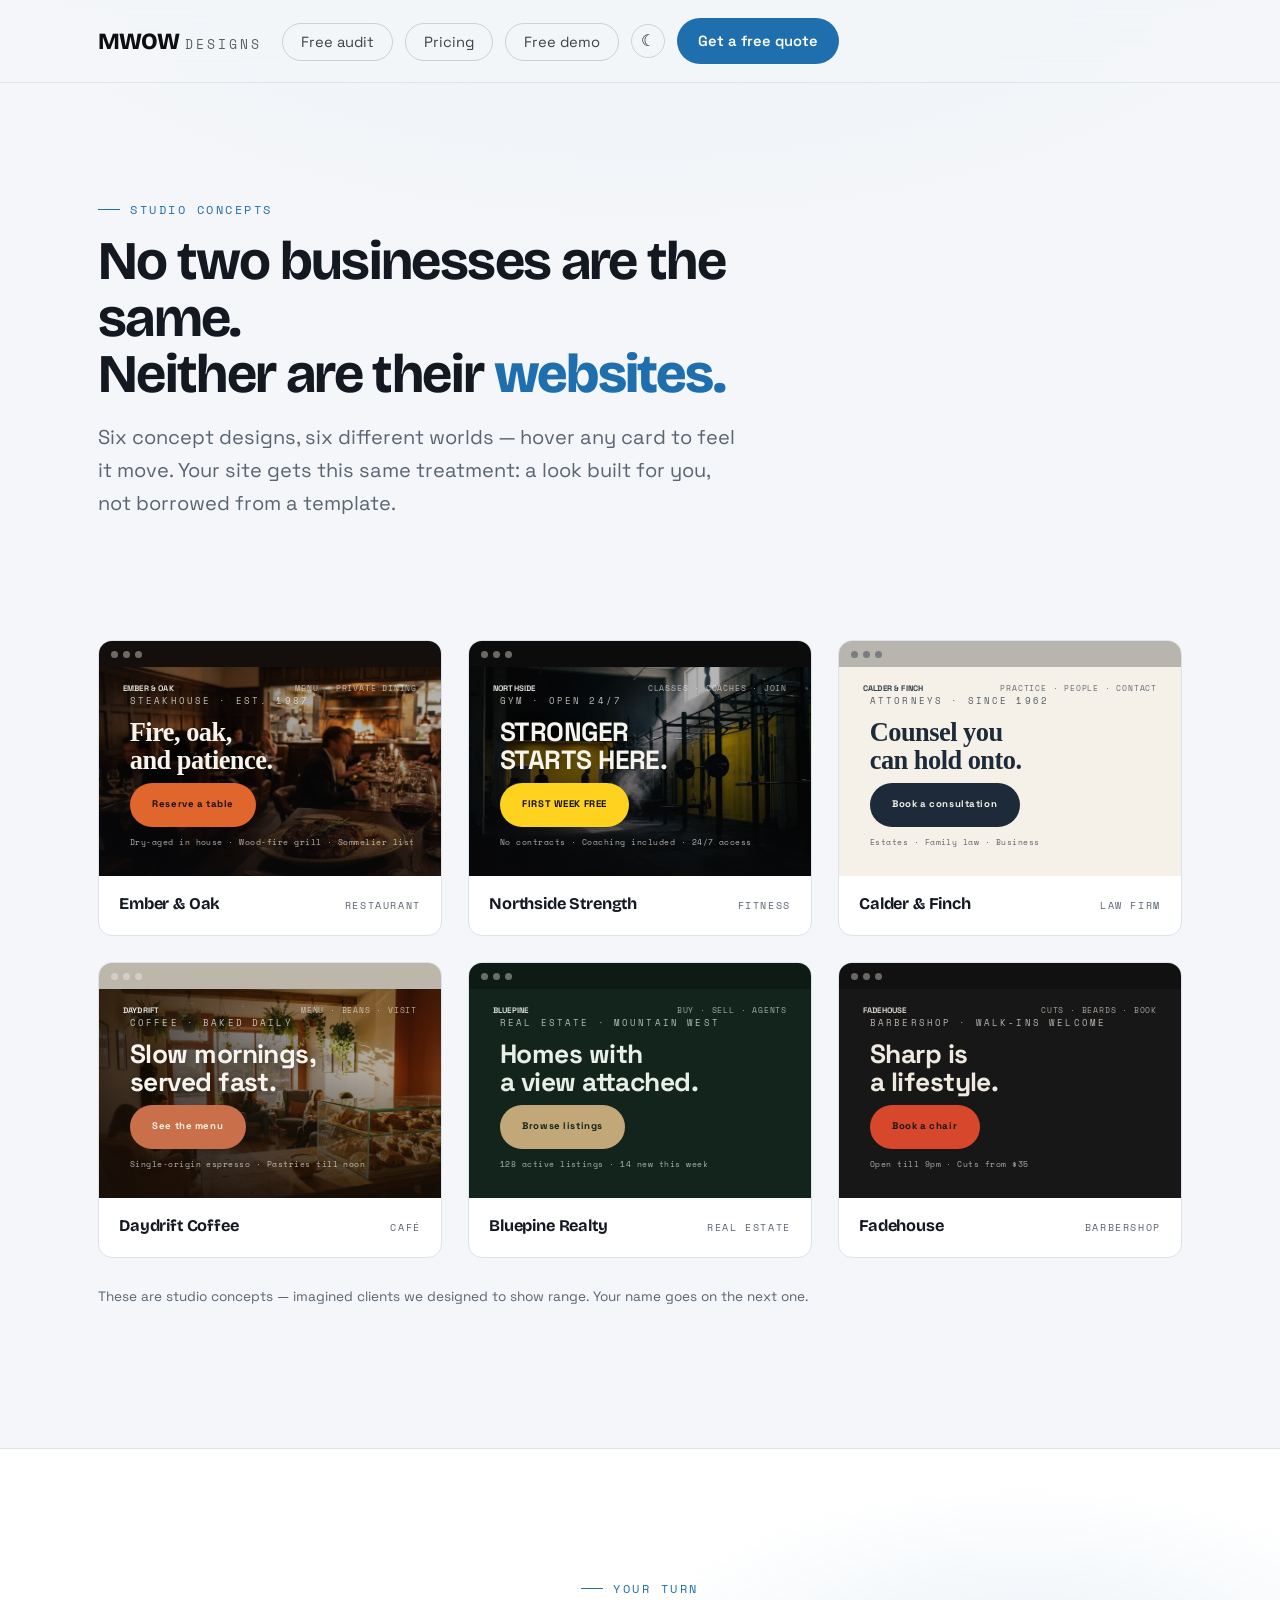
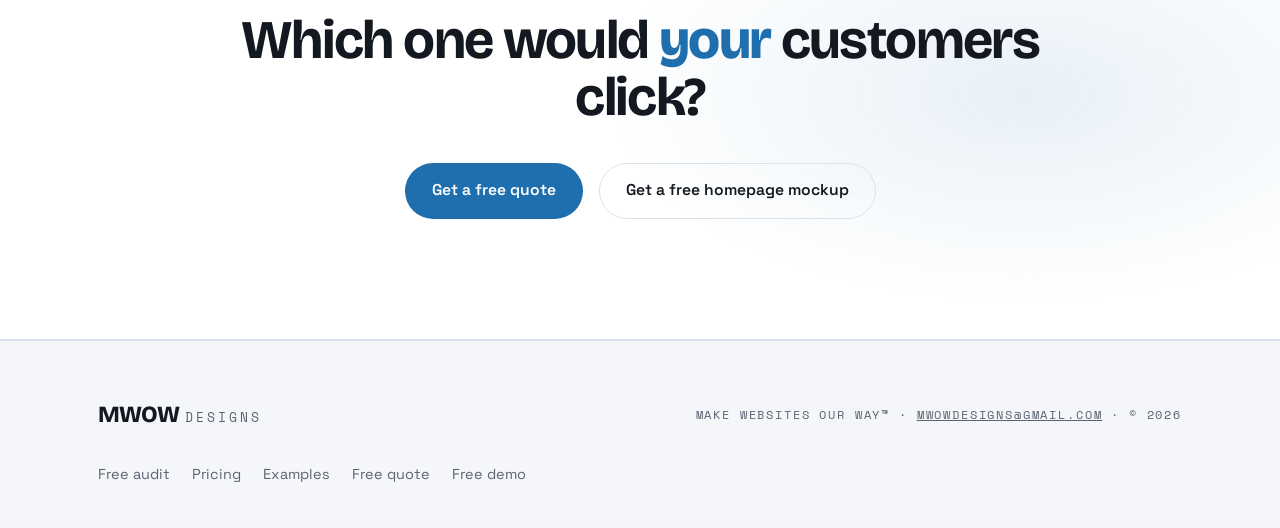
<file: examples.html>
<!DOCTYPE html>
<html lang="en">
<head>
  <meta charset="UTF-8" />
  <meta name="viewport" content="width=device-width, initial-scale=1.0" />
  <title>Examples — MWOW Designs</title>
  <meta name="description" content="Concept work from MWOW Designs — six businesses, six completely different websites." />
  <meta property="og:title" content="Examples — MWOW Designs" />
  <meta property="og:description" content="Six businesses, six completely different custom websites." />
  <meta property="og:image" content="https://mwowdesigns.com/img/hero-penthouse-1k.jpg" />
  <meta property="og:type" content="website" />
  <meta property="og:url" content="https://mwowdesigns.com/examples.html" />
  <meta property="og:site_name" content="MWOW Designs" />
  <link rel="canonical" href="https://mwowdesigns.com/examples.html" />
  <meta name="twitter:card" content="summary_large_image" />
  <link rel="preconnect" href="https://fonts.googleapis.com" />
  <link rel="preconnect" href="https://fonts.gstatic.com" crossorigin />
  <link href="https://fonts.googleapis.com/css2?family=Bricolage+Grotesque:opsz,wght@12..96,400..800&family=Space+Grotesk:wght@400;500;600;700&family=Space+Mono&display=swap" rel="stylesheet" />
  <script>document.documentElement.dataset.theme = localStorage.getItem("mwow-theme") || (matchMedia("(prefers-color-scheme: light)").matches ? "light" : "dark");</script>
  <link rel="icon" type="image/svg+xml" href="favicon.svg" />
  <link rel="stylesheet" href="css/style.css?v=20" />
</head>
<body>

  <header class="nav">
    <div class="nav-inner">
      <a class="wordmark" href="index.html">MWOW <span class="designs">Designs</span></a>
      <nav>
        <ul class="nav-links">
          <li><a href="audit.html"><span class="audit-long">Free audit</span><span class="audit-short">Audit</span></a></li>
          <li><a href="pricing.html">Pricing</a></li>
          <li><a href="demo.html">Free demo</a></li>
          <li><button class="theme-toggle" id="theme-toggle" aria-label="Switch light or dark mode">☀</button></li>
          <li><a class="btn btn-sky btn-sm btn-quote" href="quote.html"><span class="quote-long">Get a free quote</span><span class="quote-short">Quote</span></a></li>
        </ul>
      </nav>
    </div>
  </header>

  <section class="section form-page" style="padding-bottom:0">
    <div class="wrap">
      <div class="section-head reveal">
        <span class="eyebrow">Studio concepts</span>
        <h2>No two businesses are the same.<br/>Neither are their <span class="accent">websites.</span></h2>
        <p class="lede">Six concept designs, six different worlds — hover any card to feel it move. Your site gets this same treatment: a look built for you, not borrowed from a template.</p>
      </div>
    </div>
  </section>

  <section class="section" style="padding-top:clamp(30px,4vw,50px)">
    <div class="wrap">
      <div class="show-grid">

        <div class="tilt reveal" style="--d:.0s">
          <a class="mock mock-ember" href="quote.html">
            <div class="mock-screen has-photo">
              <div class="mock-bar"><i></i><i></i><i></i></div>
              <div class="mock-photo" style="background-image:url('img/mock-steak.jpg')"></div>
              <div class="mock-nav"><b>Ember &amp; Oak</b><span>Menu · Private dining</span></div>
              <div class="mock-hero">
                <span class="mock-kicker">Steakhouse · Est. 1987</span>
                <span class="mock-title">Fire, oak,<br/>and patience.</span>
                <span class="mock-btn">Reserve a table</span>
                <span class="mock-extra">Dry-aged in house · Wood-fire grill · Sommelier list</span>
              </div>
            </div>
            <div class="mock-meta"><h3>Ember &amp; Oak</h3><span>Restaurant</span></div>
          </a>
        </div>

        <div class="tilt reveal" style="--d:.08s">
          <a class="mock mock-north" href="quote.html">
            <div class="mock-screen has-photo">
              <div class="mock-bar"><i></i><i></i><i></i></div>
              <div class="mock-photo" style="background-image:url('img/mock-gym.jpg')"></div>
              <div class="mock-nav"><b>NORTHSIDE</b><span>Classes · Coaches · Join</span></div>
              <div class="mock-hero">
                <span class="mock-kicker">Gym · Open 24/7</span>
                <span class="mock-title">STRONGER<br/>STARTS HERE.</span>
                <span class="mock-btn">FIRST WEEK FREE</span>
                <span class="mock-extra">No contracts · Coaching included · 24/7 access</span>
              </div>
            </div>
            <div class="mock-meta"><h3>Northside Strength</h3><span>Fitness</span></div>
          </a>
        </div>

        <div class="tilt reveal" style="--d:.16s">
          <a class="mock mock-calder" href="quote.html">
            <div class="mock-screen">
              <div class="mock-bar"><i></i><i></i><i></i></div>
              <div class="mock-nav"><b>Calder &amp; Finch</b><span>Practice · People · Contact</span></div>
              <div class="mock-hero">
                <span class="mock-kicker">Attorneys · Since 1962</span>
                <span class="mock-title">Counsel you<br/>can hold onto.</span>
                <span class="mock-btn">Book a consultation</span>
                <span class="mock-extra">Estates · Family law · Business</span>
              </div>
            </div>
            <div class="mock-meta"><h3>Calder &amp; Finch</h3><span>Law firm</span></div>
          </a>
        </div>

        <div class="tilt reveal" style="--d:.0s">
          <a class="mock mock-day" href="quote.html">
            <div class="mock-screen has-photo">
              <div class="mock-bar"><i></i><i></i><i></i></div>
              <div class="mock-photo" style="background-image:url('img/mock-coffee.jpg')"></div>
              <div class="mock-nav"><b>Daydrift</b><span>Menu · Beans · Visit</span></div>
              <div class="mock-hero">
                <span class="mock-kicker">Coffee · Baked daily</span>
                <span class="mock-title">Slow mornings,<br/>served fast.</span>
                <span class="mock-btn">See the menu</span>
                <span class="mock-extra">Single-origin espresso · Pastries till noon</span>
              </div>
            </div>
            <div class="mock-meta"><h3>Daydrift Coffee</h3><span>Café</span></div>
          </a>
        </div>

        <div class="tilt reveal" style="--d:.08s">
          <a class="mock mock-pine" href="quote.html">
            <div class="mock-screen">
              <div class="mock-bar"><i></i><i></i><i></i></div>
              <div class="mock-nav"><b>Bluepine</b><span>Buy · Sell · Agents</span></div>
              <div class="mock-hero">
                <span class="mock-kicker">Real estate · Mountain west</span>
                <span class="mock-title">Homes with<br/>a view attached.</span>
                <span class="mock-btn">Browse listings</span>
                <span class="mock-extra">128 active listings · 14 new this week</span>
              </div>
            </div>
            <div class="mock-meta"><h3>Bluepine Realty</h3><span>Real estate</span></div>
          </a>
        </div>

        <div class="tilt reveal" style="--d:.16s">
          <a class="mock mock-fade" href="quote.html">
            <div class="mock-screen">
              <div class="mock-bar"><i></i><i></i><i></i></div>
              <div class="mock-nav"><b>FADEHOUSE</b><span>Cuts · Beards · Book</span></div>
              <div class="mock-hero">
                <span class="mock-kicker">Barbershop · Walk-ins welcome</span>
                <span class="mock-title">Sharp is<br/>a lifestyle.</span>
                <span class="mock-btn">Book a chair</span>
                <span class="mock-extra">Open till 9pm · Cuts from $35</span>
              </div>
            </div>
            <div class="mock-meta"><h3>Fadehouse</h3><span>Barbershop</span></div>
          </a>
        </div>

      </div>
      <p class="form-note reveal" style="margin-top:28px">These are studio concepts — imagined clients we designed to show range. Your name goes on the next one.</p>
    </div>
  </section>

  <section class="cta-band">
    <div class="wrap">
      <span class="eyebrow" style="justify-content:center">Your turn</span>
      <h2 class="reveal">Which one would <span class="accent">your</span> customers click?</h2>
      <div class="hero-ctas reveal">
        <a class="btn btn-sky" href="quote.html">Get a free quote</a>
        <a class="btn btn-ghost" href="demo.html">Get a free homepage mockup</a>
      </div>
    </div>
  </section>

  <footer>
    <div class="wrap foot-inner">
      <a class="wordmark" href="index.html">MWOW <span class="designs">Designs</span></a>
      <span class="foot-tag">Make Websites Our Way™ · <a href="mailto:MWOWDesigns@gmail.com" style="color:inherit">MWOWDesigns@gmail.com</a> · © <span id="yr"></span></span>
      <ul class="foot-links">
        <li><a href="audit.html"><span class="audit-long">Free audit</span><span class="audit-short">Audit</span></a></li>
        <li><a href="pricing.html">Pricing</a></li>
        <li><a href="examples.html">Examples</a></li>
        <li><a href="quote.html">Free quote</a></li>
        <li><a href="demo.html">Free demo</a></li>
      </ul>
    </div>
  </footer>

  <script src="js/main.js?v=3"></script>
  <script data-goatcounter="https://mwowdesigns.goatcounter.com/count" async src="//gc.zgo.at/count.js"></script>
</body>
</html>
</file>
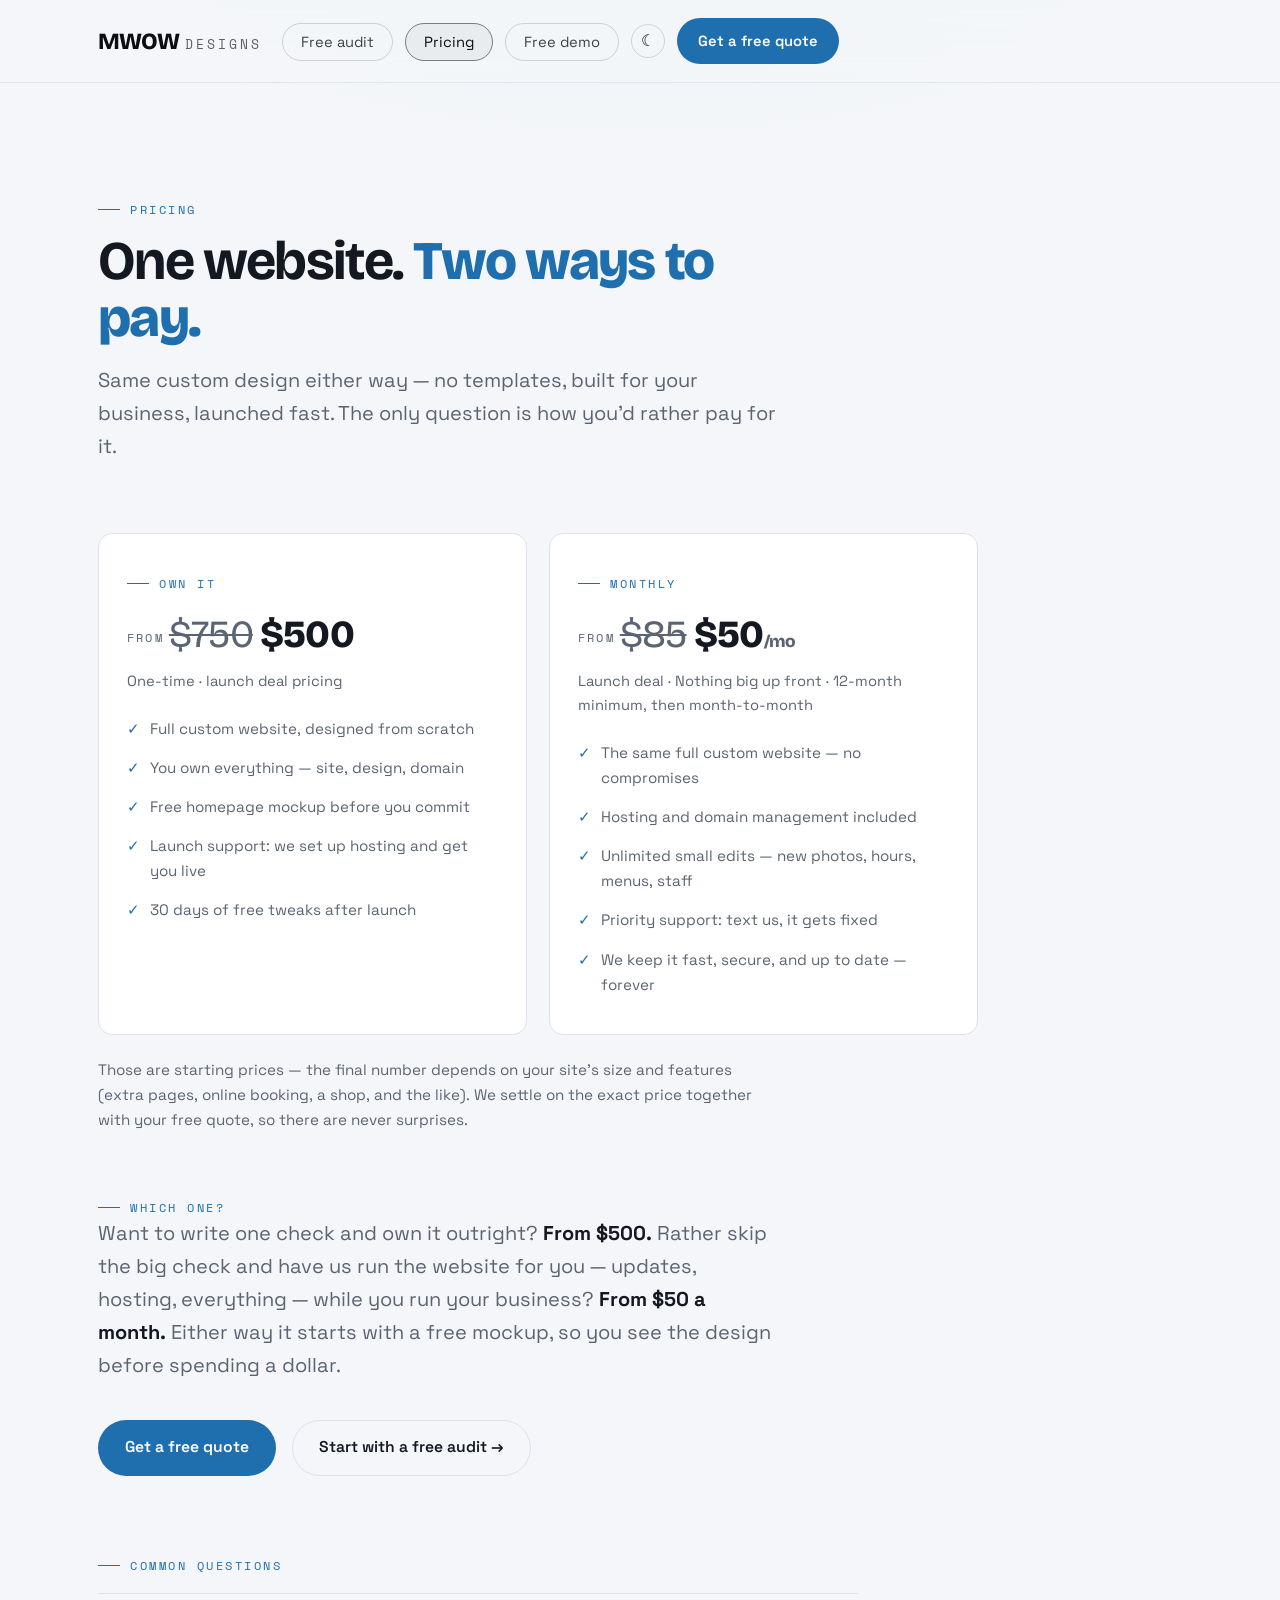
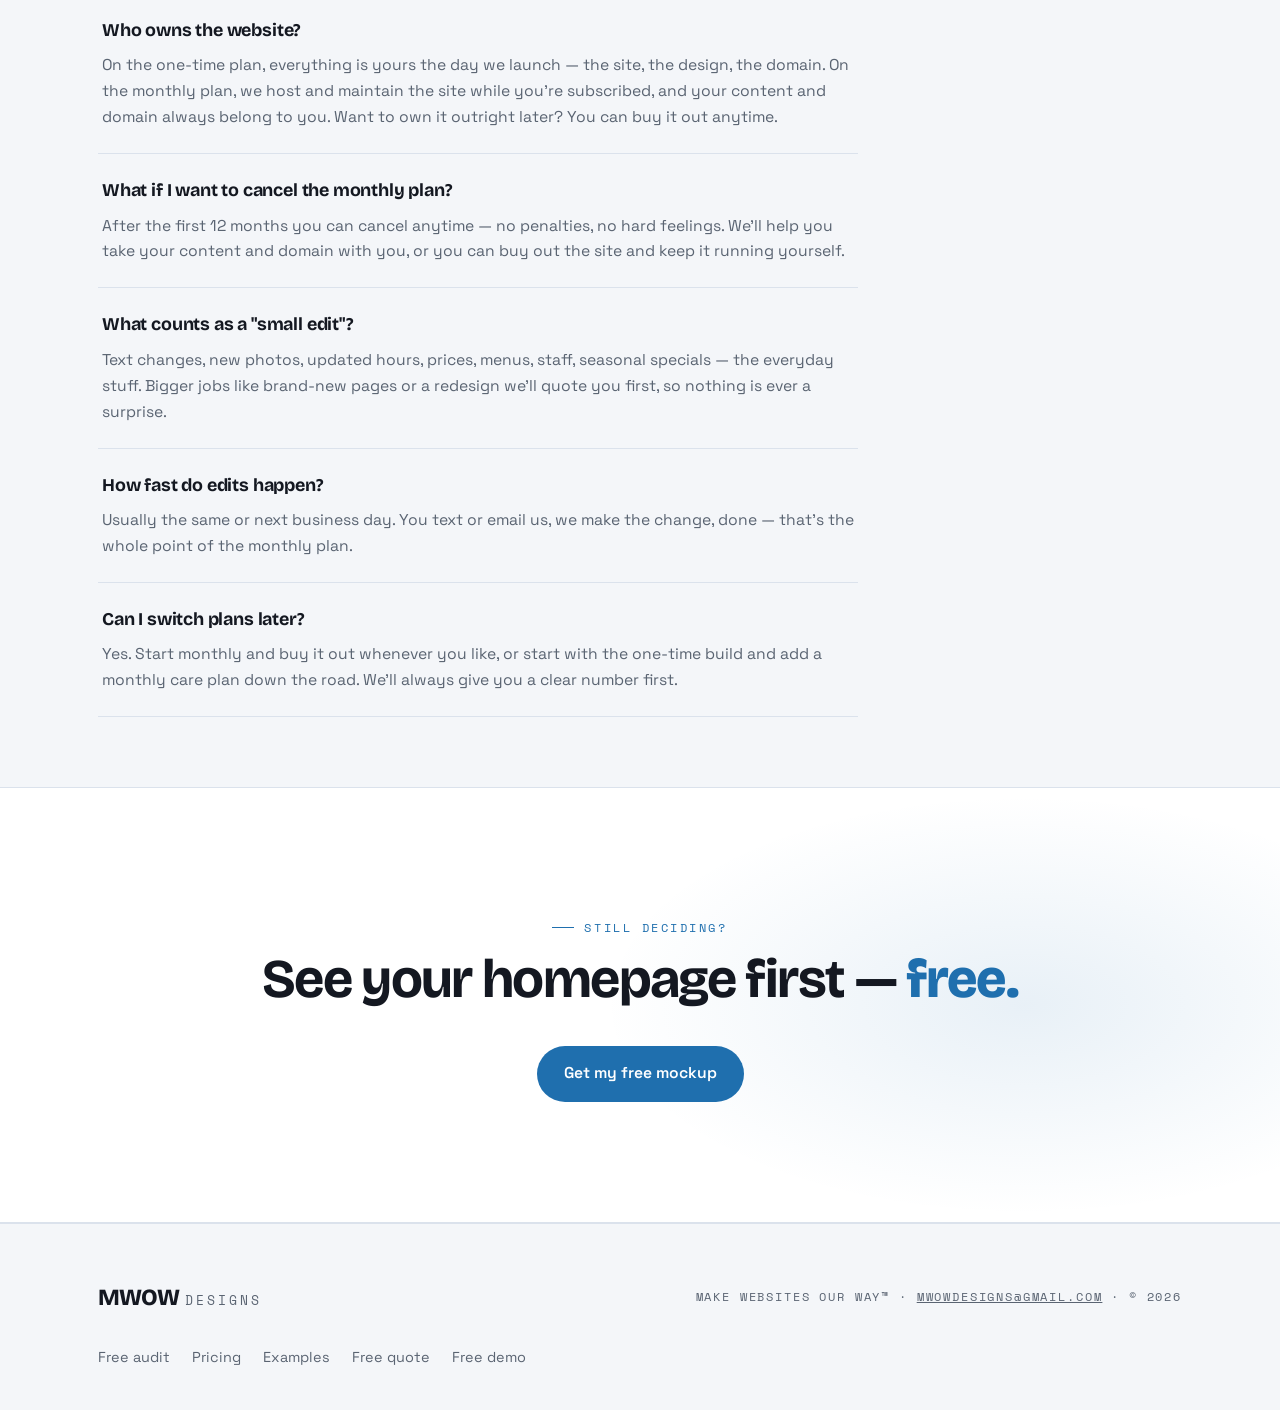
<file: pricing.html>
<!DOCTYPE html>
<html lang="en">
<head>
  <meta charset="UTF-8" />
  <meta name="viewport" content="width=device-width, initial-scale=1.0" />
  <title>Pricing — MWOW Designs</title>
  <meta name="description" content="One custom website, two ways to pay: $500 one-time (launch deal) or $50/month with hosting, edits, and support included." />
  <meta property="og:title" content="Pricing — MWOW Designs" />
  <meta property="og:description" content="One custom website, two ways to pay: $500 one-time or $50/month, everything handled." />
  <meta property="og:image" content="https://mwowdesigns.com/img/hero-penthouse-1k.jpg" />
  <meta property="og:type" content="website" />
  <meta property="og:url" content="https://mwowdesigns.com/pricing.html" />
  <meta property="og:site_name" content="MWOW Designs" />
  <link rel="canonical" href="https://mwowdesigns.com/pricing.html" />
  <meta name="twitter:card" content="summary_large_image" />
  <link rel="preconnect" href="https://fonts.googleapis.com" />
  <link rel="preconnect" href="https://fonts.gstatic.com" crossorigin />
  <link href="https://fonts.googleapis.com/css2?family=Bricolage+Grotesque:opsz,wght@12..96,400..800&family=Space+Grotesk:wght@400;500;600;700&family=Space+Mono&display=swap" rel="stylesheet" />
  <script>document.documentElement.dataset.theme = localStorage.getItem("mwow-theme") || (matchMedia("(prefers-color-scheme: light)").matches ? "light" : "dark");</script>
  <link rel="icon" type="image/svg+xml" href="favicon.svg" />
  <link rel="stylesheet" href="css/style.css?v=20" />
</head>
<body>

  <header class="nav">
    <div class="nav-inner">
      <a class="wordmark" href="index.html">MWOW <span class="designs">Designs</span></a>
      <nav>
        <ul class="nav-links">
          <li><a href="audit.html"><span class="audit-long">Free audit</span><span class="audit-short">Audit</span></a></li>
          <li><a href="pricing.html" aria-current="page">Pricing</a></li>
          <li><a href="demo.html">Free demo</a></li>
          <li><button class="theme-toggle" id="theme-toggle" aria-label="Switch light or dark mode">☀</button></li>
          <li><a class="btn btn-sky btn-sm btn-quote" href="quote.html"><span class="quote-long">Get a free quote</span><span class="quote-short">Quote</span></a></li>
        </ul>
      </nav>
    </div>
  </header>

  <section class="form-page" style="padding-bottom: clamp(40px, 6vw, 70px)">
    <div class="wrap">
      <div class="section-head reveal" style="max-width: 720px">
        <span class="eyebrow">Pricing</span>
        <h2>One website. <span class="accent">Two ways to pay.</span></h2>
        <p class="lede">Same custom design either way — no templates, built for your business, launched fast. The only question is how you'd rather pay for it.</p>
      </div>

      <div class="tiers">
        <div class="tier reveal">
          <span class="eyebrow">Own it</span>
          <div class="price"><span class="price-from">from</span><s>$750</s> $500</div>
          <p class="tier-sub">One-time · launch deal pricing</p>
          <ul>
            <li>Full custom website, designed from scratch</li>
            <li>You own everything — site, design, domain</li>
            <li>Free homepage mockup before you commit</li>
            <li>Launch support: we set up hosting and get you live</li>
            <li>30 days of free tweaks after launch</li>
          </ul>
        </div>
        <div class="tier reveal" style="--d:.08s">
          <span class="eyebrow">Monthly</span>
          <div class="price"><span class="price-from">from</span><s>$85</s> $50<span style="font-size:.45em; color:var(--stone)">/mo</span></div>
          <p class="tier-sub">Launch deal · Nothing big up front · 12-month minimum, then month-to-month</p>
          <ul>
            <li>The same full custom website — no compromises</li>
            <li>Hosting and domain management included</li>
            <li>Unlimited small edits — new photos, hours, menus, staff</li>
            <li>Priority support: text us, it gets fixed</li>
            <li>We keep it fast, secure, and up to date — forever</li>
          </ul>
        </div>
      </div>

      <p class="pricing-note reveal">Those are starting prices — the final number depends on your site's size and features (extra pages, online booking, a shop, and the like). We settle on the exact price together with your free quote, so there are never surprises.</p>

      <div class="section-head reveal" style="margin-top: clamp(36px, 5vw, 56px); max-width: 720px">
        <span class="eyebrow">Which one?</span>
        <p class="lede">Want to write one check and own it outright? <b style="color:var(--bone)">From $500.</b> Rather skip the big check and have us run the website for you — updates, hosting, everything — while you run your business? <b style="color:var(--bone)">From $50 a month.</b> Either way it starts with a free mockup, so you see the design before spending a dollar.</p>
        <div class="hero-ctas">
          <a class="btn btn-sky" href="quote.html">Get a free quote</a>
          <a class="btn btn-ghost" href="audit.html">Start with a free audit →</a>
        </div>
      </div>

      <div class="faq reveal">
        <span class="eyebrow">Common questions</span>
        <div class="faq-item" style="margin-top:18px">
          <h4>Who owns the website?</h4>
          <p>On the one-time plan, everything is yours the day we launch — the site, the design, the domain. On the monthly plan, we host and maintain the site while you're subscribed, and your content and domain always belong to you. Want to own it outright later? You can buy it out anytime.</p>
        </div>
        <div class="faq-item">
          <h4>What if I want to cancel the monthly plan?</h4>
          <p>After the first 12 months you can cancel anytime — no penalties, no hard feelings. We'll help you take your content and domain with you, or you can buy out the site and keep it running yourself.</p>
        </div>
        <div class="faq-item">
          <h4>What counts as a "small edit"?</h4>
          <p>Text changes, new photos, updated hours, prices, menus, staff, seasonal specials — the everyday stuff. Bigger jobs like brand-new pages or a redesign we'll quote you first, so nothing is ever a surprise.</p>
        </div>
        <div class="faq-item">
          <h4>How fast do edits happen?</h4>
          <p>Usually the same or next business day. You text or email us, we make the change, done — that's the whole point of the monthly plan.</p>
        </div>
        <div class="faq-item">
          <h4>Can I switch plans later?</h4>
          <p>Yes. Start monthly and buy it out whenever you like, or start with the one-time build and add a monthly care plan down the road. We'll always give you a clear number first.</p>
        </div>
      </div>
    </div>
  </section>

  <section class="cta-band">
    <div class="wrap">
      <span class="eyebrow" style="justify-content:center">Still deciding?</span>
      <h2 class="reveal">See your homepage first — <span class="accent">free.</span></h2>
      <div class="hero-ctas reveal">
        <a class="btn btn-sky" href="demo.html">Get my free mockup</a>
      </div>
    </div>
  </section>

  <footer>
    <div class="wrap foot-inner">
      <a class="wordmark" href="index.html">MWOW <span class="designs">Designs</span></a>
      <span class="foot-tag">Make Websites Our Way™ · <a href="mailto:MWOWDesigns@gmail.com" style="color:inherit">MWOWDesigns@gmail.com</a> · © <span id="yr"></span></span>
      <ul class="foot-links">
        <li><a href="audit.html"><span class="audit-long">Free audit</span><span class="audit-short">Audit</span></a></li>
        <li><a href="pricing.html">Pricing</a></li>
        <li><a href="examples.html">Examples</a></li>
        <li><a href="quote.html">Free quote</a></li>
        <li><a href="demo.html">Free demo</a></li>
      </ul>
    </div>
  </footer>

  <script src="js/main.js?v=3"></script>
  <script data-goatcounter="https://mwowdesigns.goatcounter.com/count" async src="//gc.zgo.at/count.js"></script>
</body>
</html>
</file>
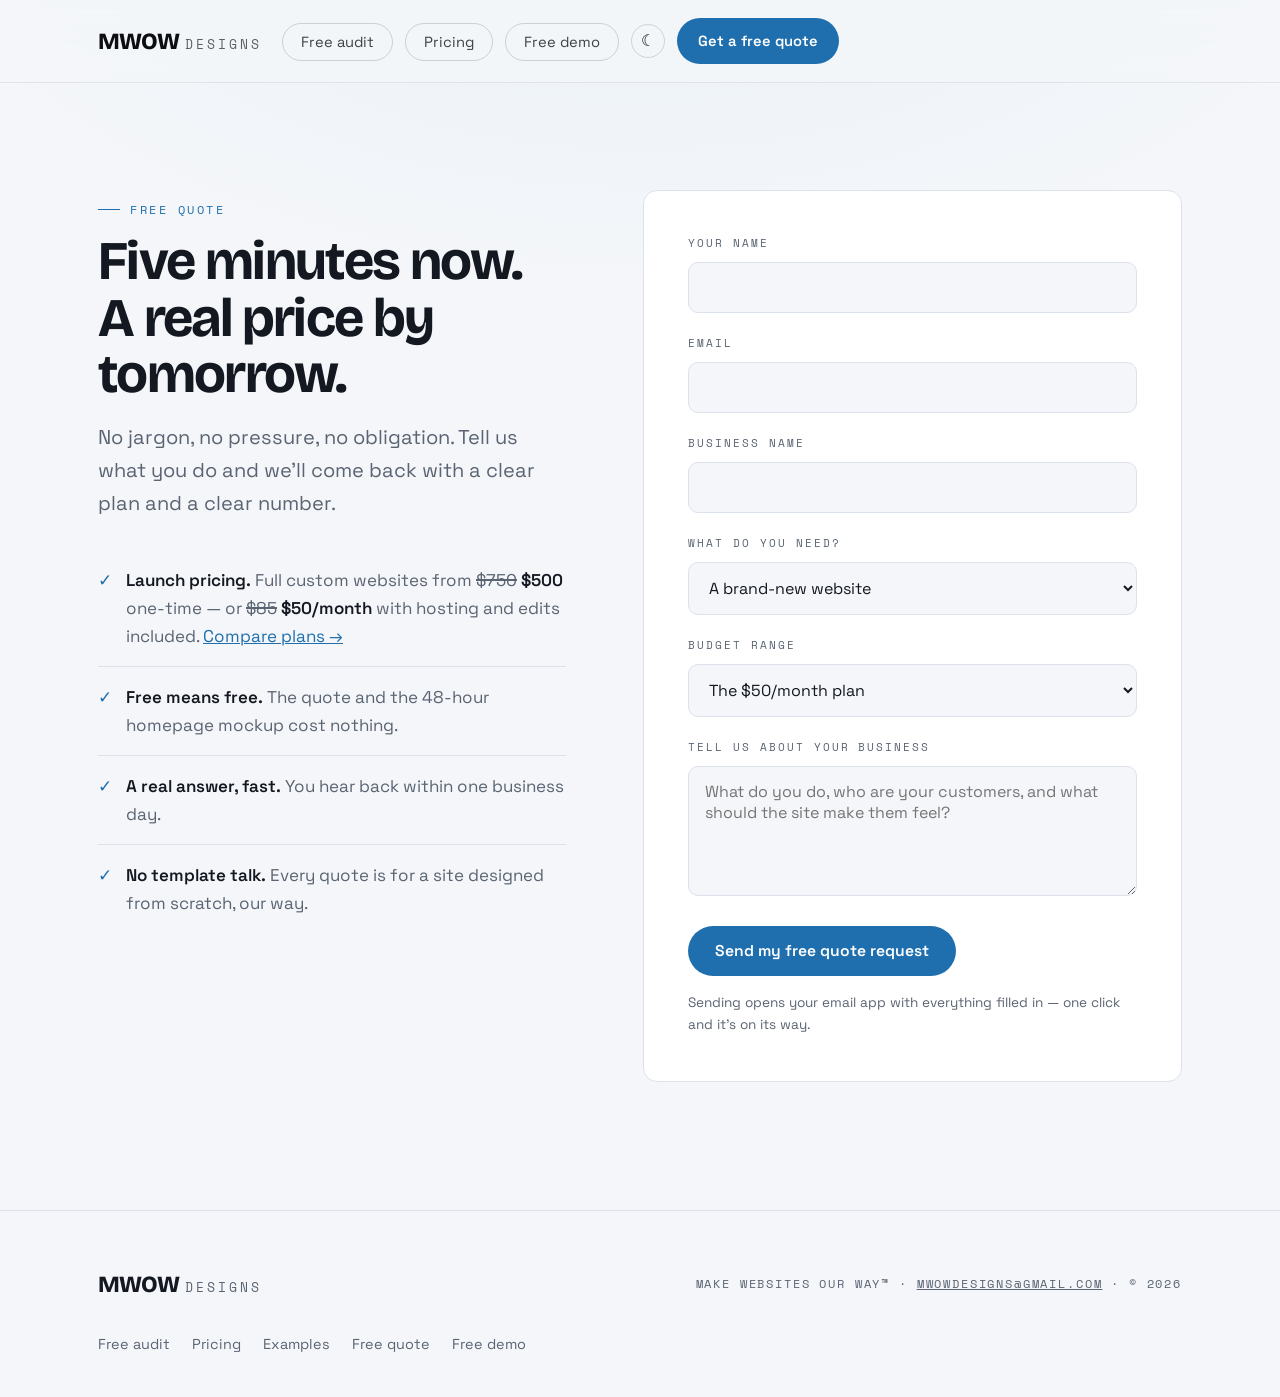
<file: quote.html>
<!DOCTYPE html>
<html lang="en">
<head>
  <meta charset="UTF-8" />
  <meta name="viewport" content="width=device-width, initial-scale=1.0" />
  <title>Free Quote — MWOW Designs</title>
  <meta name="description" content="Tell us about your business and get a free, no-pressure website quote from MWOW Designs." />
  <meta property="og:title" content="Free Quote — MWOW Designs" />
  <meta property="og:description" content="Tell us about your business — get a real price within one business day." />
  <meta property="og:image" content="https://mwowdesigns.com/img/hero-penthouse-1k.jpg" />
  <meta property="og:type" content="website" />
  <meta property="og:url" content="https://mwowdesigns.com/quote.html" />
  <meta property="og:site_name" content="MWOW Designs" />
  <link rel="canonical" href="https://mwowdesigns.com/quote.html" />
  <meta name="twitter:card" content="summary_large_image" />
  <link rel="preconnect" href="https://fonts.googleapis.com" />
  <link rel="preconnect" href="https://fonts.gstatic.com" crossorigin />
  <link href="https://fonts.googleapis.com/css2?family=Bricolage+Grotesque:opsz,wght@12..96,400..800&family=Space+Grotesk:wght@400;500;600;700&family=Space+Mono&display=swap" rel="stylesheet" />
  <script>document.documentElement.dataset.theme = localStorage.getItem("mwow-theme") || (matchMedia("(prefers-color-scheme: light)").matches ? "light" : "dark");</script>
  <link rel="icon" type="image/svg+xml" href="favicon.svg" />
  <link rel="stylesheet" href="css/style.css?v=20" />
</head>
<body>

  <header class="nav">
    <div class="nav-inner">
      <a class="wordmark" href="index.html">MWOW <span class="designs">Designs</span></a>
      <nav>
        <ul class="nav-links">
          <li><a href="audit.html"><span class="audit-long">Free audit</span><span class="audit-short">Audit</span></a></li>
          <li><a href="pricing.html">Pricing</a></li>
          <li><a href="demo.html">Free demo</a></li>
          <li><button class="theme-toggle" id="theme-toggle" aria-label="Switch light or dark mode">☀</button></li>
          <li><a class="btn btn-sky btn-sm btn-quote" href="quote.html" aria-current="page"><span class="quote-long">Get a free quote</span><span class="quote-short">Quote</span></a></li>
        </ul>
      </nav>
    </div>
  </header>

  <section class="form-page">
    <div class="wrap form-layout">

      <div class="reveal">
        <span class="eyebrow">Free quote</span>
        <h2>Five minutes now. A real price by tomorrow.</h2>
        <p class="lede">No jargon, no pressure, no obligation. Tell us what you do and we'll come back with a clear plan and a clear number.</p>
        <ul class="perk-list">
          <li><span class="tick">✓</span><span><b>Launch pricing.</b> Full custom websites from <s>$750</s> <b>$500</b> one-time — or <s>$85</s> <b>$50/month</b> with hosting and edits included. <a href="pricing.html" style="color:var(--sky)">Compare plans →</a></span></li>
          <li><span class="tick">✓</span><span><b>Free means free.</b> The quote and the 48-hour homepage mockup cost nothing.</span></li>
          <li><span class="tick">✓</span><span><b>A real answer, fast.</b> You hear back within one business day.</span></li>
          <li><span class="tick">✓</span><span><b>No template talk.</b> Every quote is for a site designed from scratch, our way.</span></li>
        </ul>
      </div>

      <form class="form-card reveal" data-formspree="https://formspree.io/f/mqevwrab" data-mail-subject="Free quote request — MWOWDesigns.com" style="--d:.1s">
        <div class="field">
          <label for="q-name">Your name</label>
          <input id="q-name" name="name" data-label="Name" type="text" required autocomplete="name" />
        </div>
        <div class="field">
          <label for="q-email">Email</label>
          <input id="q-email" name="email" data-label="Email" type="email" required autocomplete="email" />
        </div>
        <div class="field">
          <label for="q-biz">Business name</label>
          <input id="q-biz" name="business" data-label="Business" type="text" required />
        </div>
        <div class="field">
          <label for="q-need">What do you need?</label>
          <select id="q-need" name="need" data-label="Need">
            <option>A brand-new website</option>
            <option>A redesign of my current site</option>
            <option>A landing page</option>
            <option>Not sure yet — tell me what I need</option>
          </select>
        </div>
        <div class="field">
          <label for="q-budget">Budget range</label>
          <select id="q-budget" name="budget" data-label="Budget">
            <option>The $50/month plan</option>
            <option>Under $1,000</option>
            <option>$1,000 – $3,000</option>
            <option>$3,000 – $7,500</option>
            <option>$7,500+</option>
            <option>Help me figure it out</option>
          </select>
        </div>
        <div class="field">
          <label for="q-about">Tell us about your business</label>
          <textarea id="q-about" name="about" data-label="About" placeholder="What do you do, who are your customers, and what should the site make them feel?"></textarea>
        </div>
        <button class="btn btn-sky" type="submit">Send my free quote request</button>
        <p class="form-note">Sending opens your email app with everything filled in — one click and it's on its way.</p>
      </form>

    </div>
  </section>

  <footer>
    <div class="wrap foot-inner">
      <a class="wordmark" href="index.html">MWOW <span class="designs">Designs</span></a>
      <span class="foot-tag">Make Websites Our Way™ · <a href="mailto:MWOWDesigns@gmail.com" style="color:inherit">MWOWDesigns@gmail.com</a> · © <span id="yr"></span></span>
      <ul class="foot-links">
        <li><a href="audit.html"><span class="audit-long">Free audit</span><span class="audit-short">Audit</span></a></li>
        <li><a href="pricing.html">Pricing</a></li>
        <li><a href="examples.html">Examples</a></li>
        <li><a href="quote.html">Free quote</a></li>
        <li><a href="demo.html">Free demo</a></li>
      </ul>
    </div>
  </footer>

  <script src="js/main.js?v=3"></script>
  <script data-goatcounter="https://mwowdesigns.goatcounter.com/count" async src="//gc.zgo.at/count.js"></script>
</body>
</html>
</file>
<file: css/style.css>
/* ============================================================
   MWOW® — Make Websites Our Way
   Palette: night black / soft white / cool gray / light blue
   Type: Bricolage Grotesque (display) · Space Grotesk (body)
         Space Mono (labels & data)
   ============================================================ */

:root {
  --ink-0: #101216;   /* page background — night black */
  --ink-1: #181c23;   /* raised surface */
  --ink-2: #2a313d;   /* card border zone */
  --bone:  #f4f6f9;   /* primary text — soft white */
  --stone: #9aa4b2;   /* muted text */
  --sky:  #8fc6ef;   /* the one loud color — light blue */
  --sky-dim: rgba(143, 198, 239, 0.2);

  --font-display: "Bricolage Grotesque", sans-serif;
  --font-body: "Space Grotesk", sans-serif;
  --font-mono: "Space Mono", monospace;

  --max-w: 1180px;
  --pad-x: clamp(20px, 5vw, 48px);
  --radius: 14px;
}

/* ---------- light mode ---------- */
:root[data-theme="light"] {
  --ink-0: #f4f6f9;   /* page background */
  --ink-1: #ffffff;   /* raised surface */
  --ink-2: #dbe2ec;   /* borders */
  --bone:  #141821;   /* primary text */
  --stone: #5a6472;   /* muted text */
  --sky:   #1f6fae;   /* accent — deeper blue for contrast on white */
  --sky-dim: rgba(31, 111, 174, 0.10);
}
:root[data-theme="light"] .btn-sky,
:root[data-theme="light"] .nav .btn-sky { background: var(--sky); color: #ffffff; }
:root[data-theme="light"] .marquee-track { -webkit-text-stroke: 1px #b4bece; }
:root[data-theme="light"] .screen-site { background: #101216; } /* the MacBook screen stays a screen */
:root[data-theme="light"] .ss-h1 { color: #f4f6f9; }
:root[data-theme="light"] .ss-eyebrow { color: #8fc6ef; }

.theme-toggle {
  background: none;
  border: 1px solid rgba(12, 14, 18, 0.15);
  border-radius: 999px;
  width: 34px;
  height: 34px;
  display: grid;
  place-items: center;
  cursor: pointer;
  font-size: 1rem;
  line-height: 1;
  color: #0c0e12;
  transition: transform 0.2s ease, border-color 0.2s ease;
}
.theme-toggle:hover { transform: rotate(20deg); border-color: rgba(12, 14, 18, 0.4); }

* { margin: 0; padding: 0; box-sizing: border-box; }

html { scroll-behavior: smooth; }

body {
  background:
    radial-gradient(1200px 640px at 50% -8%, rgba(143, 198, 239, 0.10), transparent 62%),
    var(--ink-0);
  color: var(--bone);
  font-family: var(--font-body);
  font-size: 1.0625rem;
  line-height: 1.65;
  -webkit-font-smoothing: antialiased;
  overflow-x: hidden;
}

::selection { background: var(--sky); color: var(--ink-0); }

img { max-width: 100%; display: block; }

s { color: var(--stone); font-weight: 400; text-decoration-thickness: 1.5px; }

a { color: inherit; }

:focus-visible {
  outline: 2px solid var(--sky);
  outline-offset: 3px;
  border-radius: 4px;
}

.wrap {
  max-width: var(--max-w);
  margin: 0 auto;
  padding-left: var(--pad-x);
  padding-right: var(--pad-x);
}

/* ---------- labels / eyebrows ---------- */
.eyebrow {
  font-family: var(--font-mono);
  font-size: 0.72rem;
  letter-spacing: 0.22em;
  text-transform: uppercase;
  color: var(--sky);
  display: inline-flex;
  align-items: center;
  gap: 10px;
}
.eyebrow::before {
  content: "";
  width: 22px;
  height: 1px;
  background: var(--sky);
  display: inline-block;
}

/* ---------- headings ---------- */
h1, h2, h3 {
  font-family: var(--font-display);
  font-weight: 700;
  line-height: 1.04;
  letter-spacing: -0.03em;
}

h1 { font-size: clamp(2.9rem, 8.2vw, 6.4rem); }
h2 { font-size: clamp(2rem, 4.6vw, 3.4rem); margin: 14px 0 18px; }
h3 { font-size: 1.28rem; letter-spacing: -0.01em; line-height: 1.25; }

.accent {
  color: var(--sky);
  font-weight: 800;
}

p.lede {
  color: var(--stone);
  font-size: clamp(1.05rem, 1.8vw, 1.25rem);
  max-width: 34em;
}

/* ---------- nav: light frosted glass, dark text, on every page ---------- */
.nav {
  position: fixed;
  inset: 0 0 auto 0;
  z-index: 50;
  background: rgba(244, 246, 249, 0.85);
  backdrop-filter: blur(16px);
  -webkit-backdrop-filter: blur(16px);
  border-bottom: 1px solid rgba(16, 18, 22, 0.08);
}
.nav .wordmark { color: #0c0e12; }
.nav .wordmark sup { color: #4a7fab; }
.nav .wordmark span.designs { color: rgba(12, 14, 18, 0.65); }
.nav .nav-links a:not(.btn) {
  color: rgba(12, 14, 18, 0.78);
  border: 1px solid rgba(12, 14, 18, 0.16);
  border-radius: 999px;
  padding: 9px 18px;
  white-space: nowrap;
  transition: border-color 0.2s, color 0.2s, background 0.2s;
}
.nav .nav-links a:not(.btn):hover,
.nav .nav-links a[aria-current="page"]:not(.btn) {
  color: #0c0e12;
  border-color: rgba(12, 14, 18, 0.5);
  background: rgba(12, 14, 18, 0.04);
}
.nav .btn-sky { color: #0c0e12; }
.nav-inner {
  max-width: var(--max-w);
  margin: 0 auto;
  padding: 18px var(--pad-x);
  display: flex;
  align-items: center;
  justify-content: flex-start;
  gap: 20px;
}
.wordmark {
  font-family: var(--font-display);
  font-weight: 800;
  font-size: 1.45rem;
  letter-spacing: -0.04em;
  text-decoration: none;
  display: flex;
  align-items: baseline;
  gap: 6px;
}
.wordmark sup {
  font-size: 0.55em;
  color: var(--sky);
  font-weight: 700;
}

.quote-short, .audit-short, .cue-mobile { display: none; }

@media (max-width: 620px) {
  .quote-long { display: none; }
  .quote-short { display: inline; }
  .audit-long { display: none; }
  .audit-short { display: inline; }
}
.wordmark span.designs {
  font-family: var(--font-mono);
  font-size: 0.82rem;
  letter-spacing: 0.22em;
  text-transform: uppercase;
  color: var(--stone);
  font-weight: 400;
}
.nav-links {
  display: flex;
  align-items: center;
  gap: 12px;
  list-style: none;
}
.nav-links a {
  text-decoration: none;
  font-size: 0.92rem;
  color: var(--stone);
  transition: color 0.2s;
}
.nav-links a:hover, .nav-links a[aria-current="page"] { color: var(--bone); }

/* ---------- buttons ---------- */
.btn {
  display: inline-flex;
  align-items: center;
  gap: 10px;
  white-space: nowrap;
  font-family: var(--font-body);
  font-weight: 600;
  font-size: 0.98rem;
  padding: 14px 26px;
  border-radius: 999px;
  text-decoration: none;
  border: 1px solid transparent;
  cursor: pointer;
  transition: transform 0.2s ease, box-shadow 0.2s ease, background 0.2s ease, color 0.2s ease;
}
.btn-sky {
  background: var(--sky);
  color: var(--ink-0);
}
.btn-sky:hover {
  transform: translateY(-2px);
  box-shadow: 0 10px 34px rgba(143, 198, 239, 0.28);
}
.btn-ghost {
  border-color: var(--ink-2);
  color: var(--bone);
  background: transparent;
}
.btn-ghost:hover {
  border-color: var(--sky);
  color: var(--sky);
  transform: translateY(-2px);
}
.btn-sm { padding: 10px 20px; font-size: 0.88rem; }

/* ---------- click-to-open hero: the laptop ---------- */
/* while the hero lives, the page cannot scroll — the computer is the only way in */
body.hero-live {
  overflow: hidden;
  height: 100svh;
}
.hero-scroll {
  height: 100svh;
  position: relative;
}
@media (max-width: 620px) {
  .hero-scroll {
    height: 100svh;
  }
}
.hero-stage {
  position: relative;
  height: 100%;
  overflow: hidden;
  cursor: pointer;
}
.zoomer {
  position: absolute;
  inset: 0;
  will-change: transform;
}
/* on phones the photo becomes an inset card — sized via inset only, never
   transform, because the zoom animation owns this element's transform */
@media (max-width: 620px) {
  .zoomer {
    inset: 8% 4% 12% 4%;
    border-radius: 16px;
    overflow: hidden;
  }
}
.zoomer img {
  position: absolute;
  inset: 0;
  width: 100%;
  height: 100%;
  object-fit: cover;
}
/* what boots up on the MacBook's screen — styled like the section headers */
.screen-site {
  position: absolute;
  border-radius: 4px;
  background: #101216;
  overflow: hidden;
  opacity: 0;
  pointer-events: none;
  display: flex;
  flex-direction: column;
  justify-content: center;
  align-items: center;
  text-align: center;
  padding: 0 6%;
  box-shadow: 0 0 22px rgba(143, 198, 239, 0.28);
}
.ss-eyebrow {
  font-family: var(--font-mono);
  font-size: 0.28em;
  letter-spacing: 0.24em;
  text-transform: uppercase;
  color: var(--sky);
  margin-bottom: 1em;
}
.ss-h1 {
  font-family: var(--font-display);
  font-weight: 800;
  font-size: 1em;
  line-height: 1.08;
  letter-spacing: -0.02em;
  color: var(--bone);
}
.stage-veil {
  position: absolute;
  inset: 0;
  background: var(--ink-0);
  opacity: 0;
  pointer-events: none;
  z-index: 2;
}
.stage-eyebrow {
  position: absolute;
  top: 21vh;
  left: 50%;
  transform: translateX(-50%);
  z-index: 1;
  white-space: nowrap;
  font-size: clamp(1.25rem, 2.9vw, 2.1rem);
  font-weight: 700;
  letter-spacing: 0.16em;
  text-shadow: 0 2px 22px rgba(0, 0, 0, 0.85);
}
.hero-stage .scroll-cue,
.stage-eyebrow { transition: opacity 0.4s; }
.hero-stage.zooming .scroll-cue,
.hero-stage.zooming .stage-eyebrow { opacity: 0; }

/* ---------- headline section (lands after the screen dive) ---------- */
.headline-section {
  position: relative;
  z-index: 2;
  background:
    radial-gradient(900px 480px at 18% 0%, rgba(143, 198, 239, 0.12), transparent 60%),
    var(--ink-0);
  padding: clamp(90px, 13vw, 150px) 0;
}
.headline-section h1 { max-width: 10em; }
.headline-section .lede { margin-top: 26px; }
.hero-ctas {
  display: flex;
  flex-wrap: wrap;
  gap: 16px;
  margin-top: 38px;
}
.hero-note {
  margin-top: 30px;
  font-family: var(--font-mono);
  font-size: 0.74rem;
  letter-spacing: 0.08em;
  color: var(--stone);
}
.hero-note b { color: var(--bone); font-weight: 400; }

/* ---------- the launch-deal banner ---------- */
.deal-banner {
  display: inline-flex;
  flex-direction: column;
  align-items: flex-start;
  gap: 12px;
  margin-top: 36px;
  padding: 22px 28px;
  border: 1px solid rgba(143, 198, 239, 0.45);
  border-radius: 14px;
  background: var(--sky-dim);
  text-decoration: none;
}
.deal-row {
  display: flex;
  align-items: baseline;
  gap: 14px;
  flex-wrap: wrap;
}
.deal-tag {
  font-family: var(--font-mono);
  font-size: 0.72rem;
  letter-spacing: 0.22em;
  text-transform: uppercase;
  color: var(--sky);
}
.deal-price {
  font-family: var(--font-display);
  font-weight: 800;
  font-size: clamp(1.4rem, 2.7vw, 1.85rem);
  letter-spacing: -0.02em;
}
.deal-price s { font-size: 0.62em; margin-right: 6px; }
.deal-price small { font-size: 0.5em; color: var(--stone); font-weight: 400; }
.deal-copy { color: var(--stone); font-size: 0.97rem; }
:root[data-theme="light"] .deal-banner { border-color: rgba(31, 111, 174, 0.35); }

.scroll-cue {
  position: absolute;
  bottom: 28px;
  left: 50%;
  transform: translateX(-50%);
  z-index: 1;
  font-family: var(--font-mono);
  font-size: 0.66rem;
  letter-spacing: 0.3em;
  text-transform: uppercase;
  color: var(--stone);
  display: flex;
  flex-direction: column;
  align-items: center;
  gap: 10px;
}
.scroll-cue::after {
  content: "";
  width: 1px;
  height: 44px;
  background: linear-gradient(var(--sky), transparent);
  animation: cue-drop 2s ease-in-out infinite;
}
@keyframes cue-drop {
  0%   { transform: scaleY(0); transform-origin: top; }
  55%  { transform: scaleY(1); transform-origin: top; }
  100% { transform: scaleY(0); transform-origin: bottom; }
}

/* ---------- marquee (scroll-linked) ---------- */
.marquee {
  border-top: 1px solid var(--ink-2);
  border-bottom: 1px solid var(--ink-2);
  padding: 22px 0;
  overflow: hidden;
  white-space: nowrap;
}
.marquee-track {
  display: inline-block;
  font-family: var(--font-display);
  font-weight: 800;
  font-size: clamp(1.4rem, 3.4vw, 2.4rem);
  letter-spacing: -0.02em;
  color: var(--ink-0);
  -webkit-text-stroke: 1px var(--stone);
  will-change: transform;
}
.marquee-track em {
  font-style: normal;
  -webkit-text-stroke: 0;
  color: var(--sky);
}
.marquee-track > span { padding-right: 3rem; }

/* ---------- sections ---------- */
.section { padding: clamp(80px, 12vw, 140px) 0; }
.section-head { max-width: 640px; margin-bottom: clamp(40px, 6vw, 70px); }

/* ---------- feature grid (tilt cards) ---------- */
.grid-3 {
  display: grid;
  grid-template-columns: repeat(3, 1fr);
  gap: 22px;
}
.tilt {
  perspective: 900px;
}
.tilt-inner {
  background: var(--ink-1);
  border: 1px solid var(--ink-2);
  border-radius: var(--radius);
  padding: 34px 30px;
  height: 100%;
  position: relative;
  overflow: hidden;
  transform-style: preserve-3d;
  transition: border-color 0.25s ease;
  will-change: transform;
}
.tilt:hover .tilt-inner { border-color: rgba(143, 198, 239, 0.4); }
.tilt-inner::after {
  content: "";
  position: absolute;
  inset: 0;
  background: radial-gradient(340px circle at var(--mx, 50%) var(--my, 50%), var(--sky-dim), transparent 65%);
  opacity: 0;
  transition: opacity 0.3s;
  pointer-events: none;
}
.tilt:hover .tilt-inner::after { opacity: 1; }

.feature-glyph {
  width: 46px;
  height: 46px;
  border-radius: 12px;
  border: 1px solid var(--ink-2);
  display: grid;
  place-items: center;
  margin-bottom: 22px;
  color: var(--sky);
}
.feature-glyph svg { width: 22px; height: 22px; }
.tilt-inner h3 { margin-bottom: 10px; }
.tilt-inner p { color: var(--stone); font-size: 0.97rem; }

/* ---------- process ---------- */
.process { position: relative; }
.process-line {
  position: absolute;
  left: 22px;
  top: 8px;
  bottom: 8px;
  width: 2px;
  background: var(--ink-2);
}
.process-line i {
  position: absolute;
  inset: 0 0 auto 0;
  background: var(--sky);
  height: calc(var(--progress, 0) * 100%);
  transition: height 0.1s linear;
}
.step {
  position: relative;
  padding: 0 0 54px 72px;
}
.step:last-child { padding-bottom: 0; }
.step-num {
  position: absolute;
  left: 0;
  top: 0;
  width: 46px;
  height: 46px;
  border-radius: 50%;
  background: var(--ink-1);
  border: 1px solid var(--ink-2);
  display: grid;
  place-items: center;
  font-family: var(--font-mono);
  font-size: 0.8rem;
  color: var(--sky);
}
.step h3 { margin-bottom: 8px; }
.step p { color: var(--stone); max-width: 34em; }
.step .mini-note {
  font-family: var(--font-mono);
  font-size: 0.7rem;
  letter-spacing: 0.14em;
  text-transform: uppercase;
  color: var(--sky);
  margin-top: 10px;
  display: inline-block;
}

/* ---------- showcase mockups ---------- */
.show-grid {
  display: grid;
  grid-template-columns: repeat(3, 1fr);
  gap: 26px;
}
.mock {
  border-radius: var(--radius);
  overflow: hidden;
  border: 1px solid var(--ink-2);
  background: var(--ink-1);
  text-decoration: none;
  display: block;
  transform-style: preserve-3d;
  will-change: transform;
  transition: border-color 0.25s ease;
}
.tilt:hover .mock { border-color: rgba(143, 198, 239, 0.45); }
.mock-screen {
  aspect-ratio: 16 / 11;
  position: relative;
  overflow: hidden;
}
.mock-bar {
  height: 26px;
  display: flex;
  align-items: center;
  gap: 5px;
  padding: 0 12px;
  background: rgba(0, 0, 0, 0.25);
}
.mock-bar i {
  width: 7px; height: 7px;
  border-radius: 50%;
  background: currentColor;
  opacity: 0.4;
}
.mock-photo {
  position: absolute;
  inset: 26px 0 0 0;
  background-size: cover;
  background-position: center;
}
.mock-photo::after {
  content: "";
  position: absolute;
  inset: 0;
  background:
    linear-gradient(to right, rgba(8, 8, 10, 0.55), rgba(8, 8, 10, 0.1) 70%),
    linear-gradient(to top, rgba(8, 8, 10, 0.82), rgba(8, 8, 10, 0.22) 65%);
}
.mock-screen.has-photo .mock-title { text-shadow: 0 1px 12px rgba(0, 0, 0, 0.55); }
/* the café photo is bright where the headline sits — warmer, heavier scrim */
.mock-day .mock-photo::after {
  background:
    linear-gradient(to right, rgba(24, 14, 7, 0.78), rgba(24, 14, 7, 0.12) 78%),
    linear-gradient(to top, rgba(24, 14, 7, 0.85), rgba(24, 14, 7, 0.25) 60%);
}
.mock-screen.has-photo { color: #f7f4ee; }
.mock-nav {
  position: absolute;
  top: 26px;
  left: 0;
  right: 0;
  z-index: 2;
  display: flex;
  justify-content: space-between;
  align-items: center;
  padding: 4.5% 7%;
  font-family: var(--font-mono);
  font-size: clamp(0.4rem, 0.72vw, 0.5rem);
  letter-spacing: 0.1em;
  text-transform: uppercase;
  opacity: 0.9;
}
.mock-nav b { font-family: var(--font-body); letter-spacing: 0.02em; }
.mock-nav span { opacity: 0.75; }
.mock-extra {
  display: flex;
  gap: 7%;
  font-family: var(--font-mono);
  font-size: clamp(0.38rem, 0.7vw, 0.5rem);
  letter-spacing: 0.06em;
  opacity: 0.72;
  white-space: nowrap;
}
.mock-hero {
  position: absolute;
  inset: 26px 0 0 0;
  z-index: 1;
  padding: 8% 9%;
  display: flex;
  flex-direction: column;
  justify-content: center;
  gap: 6%;
}
.mock-kicker {
  font-family: var(--font-mono);
  font-size: clamp(0.42rem, 0.8vw, 0.56rem);
  letter-spacing: 0.24em;
  text-transform: uppercase;
  opacity: 0.75;
}
.mock-title {
  font-weight: 800;
  font-size: clamp(1.05rem, 2.4vw, 1.65rem);
  line-height: 1.06;
  letter-spacing: -0.02em;
}
.mock-btn {
  font-size: clamp(0.44rem, 0.9vw, 0.6rem);
  font-weight: 700;
  padding: 5% 8%;
  border-radius: 999px;
  width: max-content;
  letter-spacing: 0.06em;
}
.mock-meta {
  padding: 18px 20px 20px;
  display: flex;
  align-items: baseline;
  justify-content: space-between;
  gap: 12px;
}
.mock-meta h3 { font-size: 1.02rem; }
.mock-meta span {
  font-family: var(--font-mono);
  font-size: 0.64rem;
  letter-spacing: 0.16em;
  text-transform: uppercase;
  color: var(--stone);
  white-space: nowrap;
}

/* per-concept mini palettes */
.mock-ember  .mock-screen { background: #1a1310; color: #f3e6d8; }
.mock-ember  .mock-title  { font-family: Georgia, serif; }
.mock-ember  .mock-btn    { background: #e0662d; color: #1a1310; }
.mock-north  .mock-screen { background: #101010; color: #f5f5f0; }
.mock-north  .mock-btn    { background: #ffd21f; color: #101010; }
.mock-calder .mock-screen { background: #f5f1e8; color: #1d2a3a; }
.mock-calder .mock-title  { font-family: Georgia, serif; }
.mock-calder .mock-btn    { background: #1d2a3a; color: #f5f1e8; }
.mock-day    .mock-screen { background: #fbf3e4; color: #4a2f1d; }
.mock-day    .mock-btn    { background: #c96f4a; color: #fbf3e4; }
.mock-pine   .mock-screen { background: #12241b; color: #e8efe9; }
.mock-pine   .mock-btn    { background: #c2a878; color: #12241b; }
.mock-fade   .mock-screen { background: #171717; color: #efe9e0; }
.mock-fade   .mock-btn    { background: #d6472b; color: #171717; }

/* photo cards always read light-on-photo, whatever their palette says */
.mock .mock-screen.has-photo { color: #f7f4ee; }

/* ---------- CTA band ---------- */
.cta-band {
  border-top: 1px solid var(--ink-2);
  border-bottom: 1px solid var(--ink-2);
  background:
    radial-gradient(600px 300px at 80% 50%, var(--sky-dim), transparent 70%),
    var(--ink-1);
  text-align: center;
  padding: clamp(70px, 10vw, 120px) 0;
}
.cta-band h2 { max-width: 15em; margin-left: auto; margin-right: auto; }
.cta-band .hero-ctas { justify-content: center; }

/* ---------- audit tiers ---------- */
.tiers {
  display: grid;
  grid-template-columns: 1fr 1fr;
  gap: 22px;
  max-width: 880px;
}
.tier {
  background: var(--ink-1);
  border: 1px solid var(--ink-2);
  border-radius: var(--radius);
  padding: 30px 28px;
}
.tier.featured { border-color: rgba(143, 198, 239, 0.5); }
.tier .price {
  font-family: var(--font-display);
  font-size: 2.4rem;
  font-weight: 800;
  letter-spacing: -0.02em;
  margin: 10px 0 2px;
}
.price-from {
  font-family: var(--font-mono);
  font-size: 0.32em;
  letter-spacing: 0.18em;
  text-transform: uppercase;
  color: var(--stone);
  vertical-align: middle;
  margin-right: 5px;
  font-weight: 400;
}

/* ---------- pricing FAQ ---------- */
.faq { max-width: 760px; margin-top: clamp(38px, 6vw, 60px); }
.faq-item {
  border-top: 1px solid var(--ink-2);
  padding: 22px 4px;
}
.faq-item:last-child { border-bottom: 1px solid var(--ink-2); }
.faq-item h4 {
  font-family: var(--font-display);
  font-weight: 700;
  font-size: 1.12rem;
  letter-spacing: -0.01em;
  margin-bottom: 8px;
}
.faq-item p { color: var(--stone); font-size: 0.98rem; }
.faq-item p a { color: var(--sky); }
.pricing-note {
  color: var(--stone);
  font-size: 0.95rem;
  margin-top: 22px;
  max-width: 680px;
}
.tier-sub { color: var(--stone); font-size: 0.92rem; }
.tier ul { list-style: none; margin-top: 16px; }
.tier li {
  display: flex;
  gap: 10px;
  padding: 7px 0;
  color: var(--stone);
  font-size: 0.95rem;
}
.tier li::before { content: "✓"; color: var(--sky); flex: none; }
@media (max-width: 700px) {
  .tiers { grid-template-columns: 1fr; }
}

/* ---------- forms ---------- */
.form-page {
  padding-top: clamp(140px, 20vw, 190px);
  padding-bottom: clamp(80px, 10vw, 130px);
}
.form-layout {
  display: grid;
  grid-template-columns: 1fr 1.15fr;
  gap: clamp(40px, 6vw, 80px);
  align-items: start;
}
.form-card {
  background: var(--ink-1);
  border: 1px solid var(--ink-2);
  border-radius: var(--radius);
  padding: clamp(28px, 4vw, 44px);
}
.field { margin-bottom: 22px; }
.field label {
  display: block;
  font-family: var(--font-mono);
  font-size: 0.68rem;
  letter-spacing: 0.18em;
  text-transform: uppercase;
  color: var(--stone);
  margin-bottom: 9px;
}
.field input,
.field select,
.field textarea {
  width: 100%;
  background: var(--ink-0);
  border: 1px solid var(--ink-2);
  border-radius: 10px;
  padding: 14px 16px;
  color: var(--bone);
  font-family: var(--font-body);
  font-size: 1rem;
  transition: border-color 0.2s;
}
.field textarea { min-height: 130px; resize: vertical; }
.field input:focus,
.field select:focus,
.field textarea:focus {
  outline: none;
  border-color: var(--sky);
}
.form-note {
  font-size: 0.85rem;
  color: var(--stone);
  margin-top: 16px;
}
.perk-list { list-style: none; margin-top: 30px; }
.perk-list li {
  display: flex;
  gap: 14px;
  padding: 16px 0;
  border-bottom: 1px solid var(--ink-2);
  color: var(--stone);
}
.perk-list li:last-child { border-bottom: 0; }
.perk-list b { color: var(--bone); font-weight: 600; }
.perk-list .tick { color: var(--sky); flex: none; }

/* ---------- footer ---------- */
footer {
  border-top: 1px solid var(--ink-2);
  padding: 54px 0 40px;
}
.foot-inner {
  display: flex;
  flex-wrap: wrap;
  gap: 26px;
  align-items: center;
  justify-content: space-between;
}
.foot-tag {
  font-family: var(--font-mono);
  font-size: 0.72rem;
  letter-spacing: 0.16em;
  text-transform: uppercase;
  color: var(--stone);
}
.foot-links { display: flex; gap: 22px; list-style: none; }
.foot-links a {
  color: var(--stone);
  text-decoration: none;
  font-size: 0.9rem;
}
.foot-links a:hover { color: var(--sky); }

/* ---------- reveal on scroll ---------- */
.reveal {
  opacity: 0;
  transform: translateY(34px);
  transition: opacity 0.7s cubic-bezier(0.2, 0.6, 0.2, 1), transform 0.7s cubic-bezier(0.2, 0.6, 0.2, 1);
  transition-delay: var(--d, 0s);
}
.reveal.in { opacity: 1; transform: none; }

/* ---------- responsive ---------- */
@media (max-width: 900px) {
  .grid-3, .show-grid { grid-template-columns: 1fr 1fr; }
  .form-layout { grid-template-columns: 1fr; }
}
@media (max-width: 880px) {
  .nav-links { gap: 7px; }
  .nav-links a:not(.btn) { padding: 7px 12px; font-size: 0.83rem; }
  .nav .btn-sm { padding: 8px 14px; font-size: 0.8rem; }
  .theme-toggle { width: 30px; height: 30px; }
}
@media (max-width: 768px) {
  body { font-size: 0.95rem; }
  .wrap { padding-left: clamp(16px, 4vw, 24px); padding-right: clamp(16px, 4vw, 24px); }

  h1 { font-size: clamp(2rem, 7vw, 3.2rem); }
  h2 { font-size: clamp(1.6rem, 6vw, 2.5rem); }
  h3 { font-size: clamp(1.1rem, 4vw, 1.6rem); }

  .wordmark { font-size: 1.15rem; }
  .nav-links { gap: 5px; }
  .nav-links a:not(.btn) { padding: 6px 10px; font-size: 0.75rem; }
  .nav .btn-sm { padding: 7px 12px; font-size: 0.75rem; }

  .btn { padding: 12px 20px; font-size: 0.9rem; }
  .btn-sm { padding: 9px 16px; font-size: 0.8rem; }

  .headline-section { padding: clamp(100px, 16vw, 130px) 0 clamp(50px, 9vw, 80px); }
  .hero-ctas { flex-wrap: wrap; gap: 10px; }
  .hero-ctas .btn { flex: 1; min-width: 140px; }

  .section { padding: clamp(50px, 10vw, 80px) 0; }
  .grid-3 { gap: clamp(20px, 4vw, 32px); }
  .show-grid { gap: clamp(16px, 3vw, 24px); }

  .feature-glyph { width: 48px; height: 48px; }
  .feature-glyph svg { width: 28px; height: 28px; }

  .tilt-inner { padding: clamp(20px, 4vw, 28px); }
  /* keep left clearance for the number circles + progress line */
  .step { padding: 0 0 44px 64px; }

  .marquee { padding: clamp(30px, 6vw, 50px) 0; }
  .marquee-track { font-size: clamp(1.8rem, 5vw, 2.8rem); }

  .section-head { margin-bottom: clamp(30px, 6vw, 50px); }
  .eyebrow { font-size: 0.65rem; }

  .deal-banner { padding: clamp(12px, 2vw, 16px) clamp(16px, 3vw, 22px); font-size: clamp(0.75rem, 2vw, 0.9rem); }
  .deal-tag { font-size: 0.65rem; }
  .deal-price { font-size: clamp(0.9rem, 2.5vw, 1.3rem); }

  .cta-band { padding: clamp(50px, 8vw, 80px) 0; }

  .form-card { padding: clamp(24px, 3vw, 36px); }
  .field { margin-bottom: 18px; }
  .field label { font-size: 0.63rem; margin-bottom: 7px; }
  .field input, .field select, .field textarea { padding: 12px 14px; font-size: 0.95rem; }
  .field textarea { min-height: 110px; }

  .perk-list li { padding: 12px 0; gap: 10px; }

  footer { padding: 40px 0 32px; }
  .foot-inner { gap: 16px; }
  .foot-links { gap: 16px; }
  .foot-links a { font-size: 0.8rem; }
}

@media (max-width: 620px) {
  .grid-3, .show-grid { grid-template-columns: 1fr; }
  .nav-inner { padding: 10px 10px; gap: 3px; }
  .nav-links { gap: 1px; flex-wrap: nowrap; }
  .nav .nav-links a:not(.btn) { padding: 5px 8px; font-size: 0.68rem; }
  .nav-links a:not(.btn):not([href="audit.html"]) { display: none; }
  .nav-links li:has(a[href="examples.html"]), .nav-links li:has(a[href="demo.html"]) { display: none; }
  .nav .btn-sm { padding: 4px 9px; font-size: 0.63rem; min-width: auto; line-height: 1.1; }
  /* Audit + Quote sit side by side — render them as one matched pair of pills */
  .nav .nav-links a[href="audit.html"],
  .nav .btn-quote {
    box-sizing: border-box;
    display: inline-flex;
    align-items: center;
    justify-content: center;
    min-width: 66px;
    padding: 6px 12px;
    font-size: 0.71rem;
    font-weight: 600;
    line-height: 1.25;
    border-radius: 999px;
    background: transparent;
    color: rgba(12, 14, 18, 0.78);
    border: 1px solid rgba(12, 14, 18, 0.16);
    box-shadow: none;
  }
  .nav .nav-links a[href="audit.html"]:hover,
  .nav .btn-quote:hover {
    background: rgba(12, 14, 18, 0.04);
    border-color: rgba(12, 14, 18, 0.5);
    transform: none;
  }
  /* light theme fills .btn-sky solid (line 37) — at this breakpoint Quote is a
     plain pill instead, so it matches Audit. Same specificity, later = wins. */
  :root[data-theme="light"] .nav .btn-quote {
    background: transparent;
    color: rgba(12, 14, 18, 0.78);
  }
  :root[data-theme="light"] .nav .btn-quote:hover {
    background: rgba(12, 14, 18, 0.04);
  }
  .wordmark { font-size: 0.9rem; flex-shrink: 0; }
  .wordmark span.designs { display: none; }
  .theme-toggle { width: 38px; height: 38px; font-size: 1.1rem; padding: 0; }

  /* hero: big readable studio line, cue tucked under the photo card.
     width: max-content beats abs-pos shrink-to-fit so translateX centers truly */
  .hero-stage .stage-eyebrow {
    font-size: clamp(0.9rem, 4.5vw, 1.15rem);
    letter-spacing: 0.12em;
    top: 33vh;
    width: max-content;
  }
  .hero-stage .stage-eyebrow::before { display: none; }
  .hero-stage .scroll-cue {
    font-size: 0.62rem;
    letter-spacing: 0.18em;
    gap: 6px;
    bottom: 16px;
    width: max-content;
  }
  .scroll-cue::after { height: 22px; }
  .cue-desktop { display: none; }
  .cue-mobile { display: inline; }

  .nav-inner { padding: 14px var(--pad-x); gap: 10px; }

  .headline-section { padding: 100px 0 clamp(50px, 10vw, 80px); }
  .lede { font-size: 0.95rem; line-height: 1.6; }

  .hero-ctas { flex-direction: column; gap: 12px; }
  .hero-ctas .btn { width: 100%; min-height: 48px; display: flex; align-items: center; justify-content: center; }

  .mock-meta { margin-top: 12px; }
  .mock-meta h3 { font-size: 1rem; }
  .mock-meta span { font-size: 0.8rem; }

  .form-layout { gap: clamp(30px, 5vw, 50px); }
  .form-page { padding-top: clamp(80px, 15vw, 120px); padding-bottom: clamp(60px, 8vw, 100px); }

  .tiers { gap: clamp(16px, 3vw, 24px); }
  .tier-head h3 { font-size: 1.1rem; }

  footer { padding: 32px 0 28px; }
  .foot-inner { flex-direction: column; align-items: flex-start; gap: 14px; }
  .foot-links { flex-wrap: wrap; }
}

/* ---------- reduced motion ---------- */
@media (prefers-reduced-motion: reduce) {
  html { scroll-behavior: auto; }
  .reveal { opacity: 1; transform: none; transition: none; }
  .scroll-cue::after { animation: none; }
  .marquee-track { transform: none !important; }
  .tilt-inner, .mock { transform: none !important; }
}
</file>
